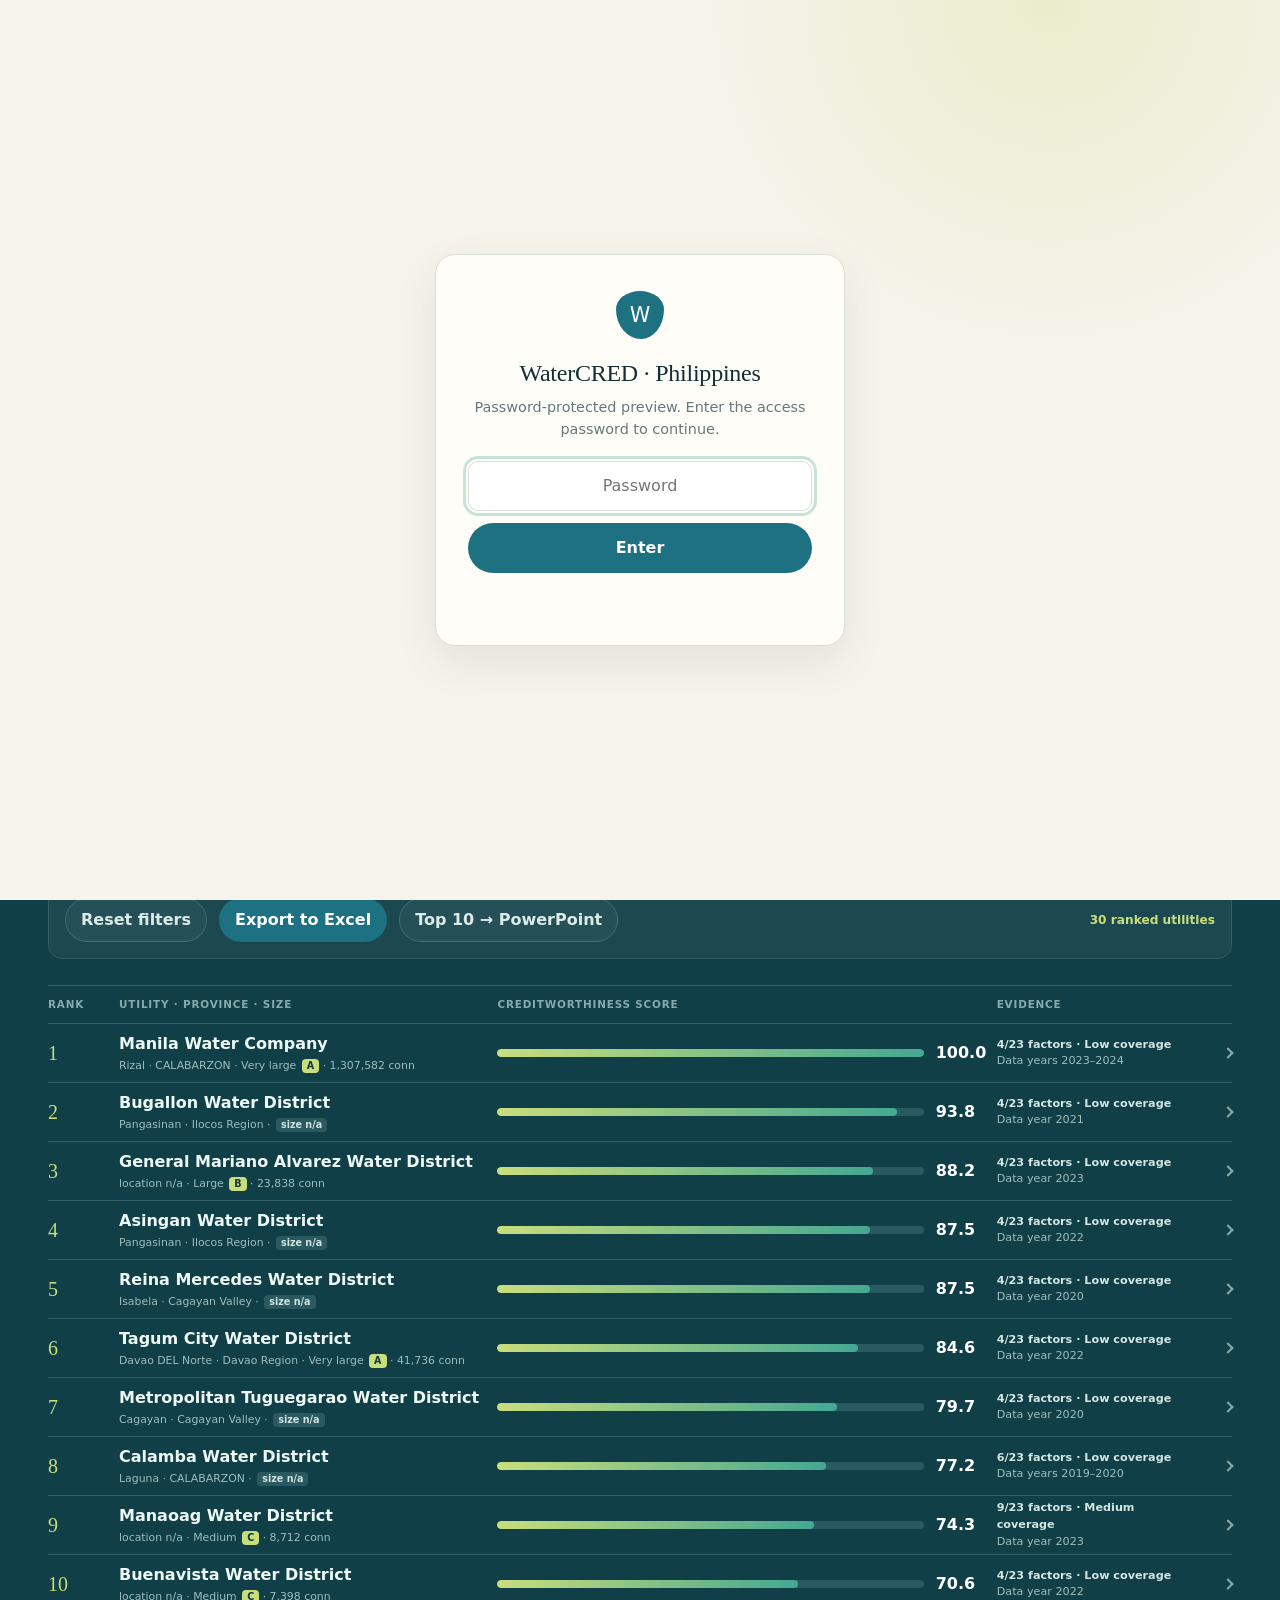
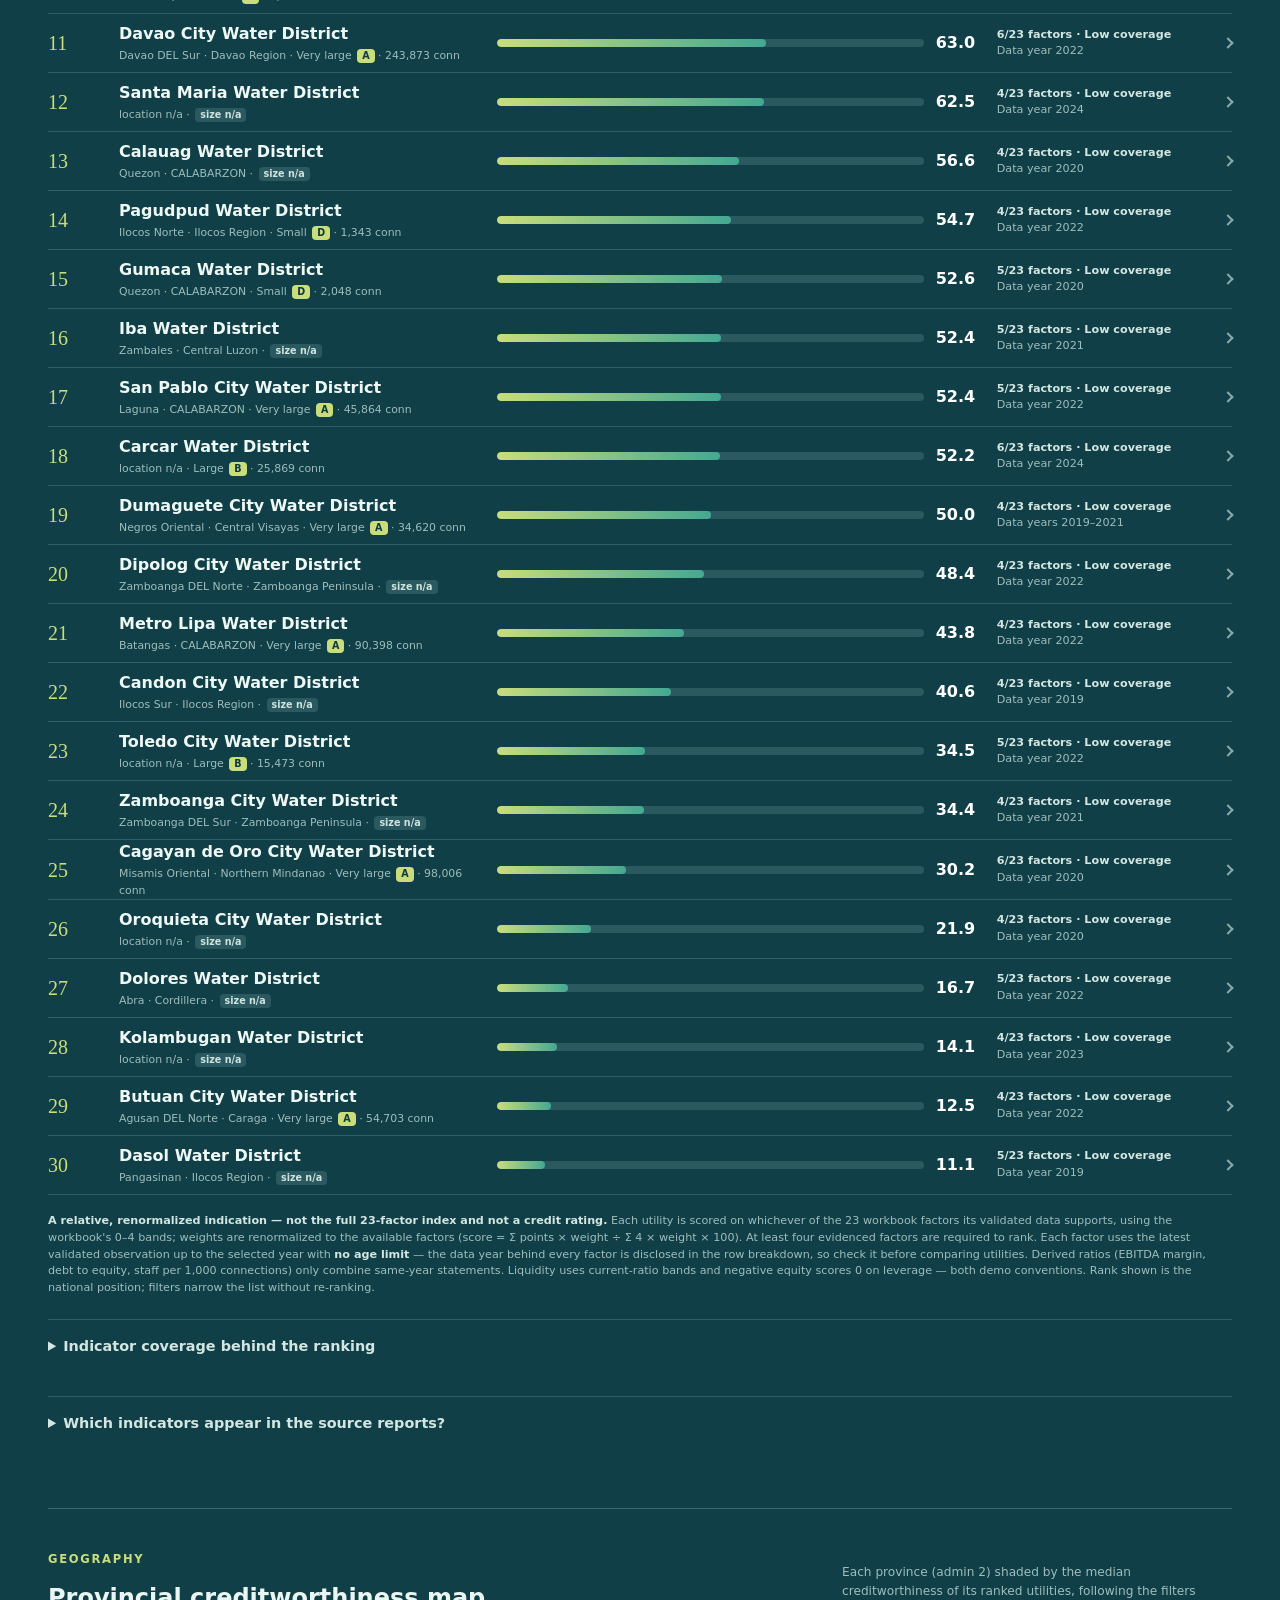
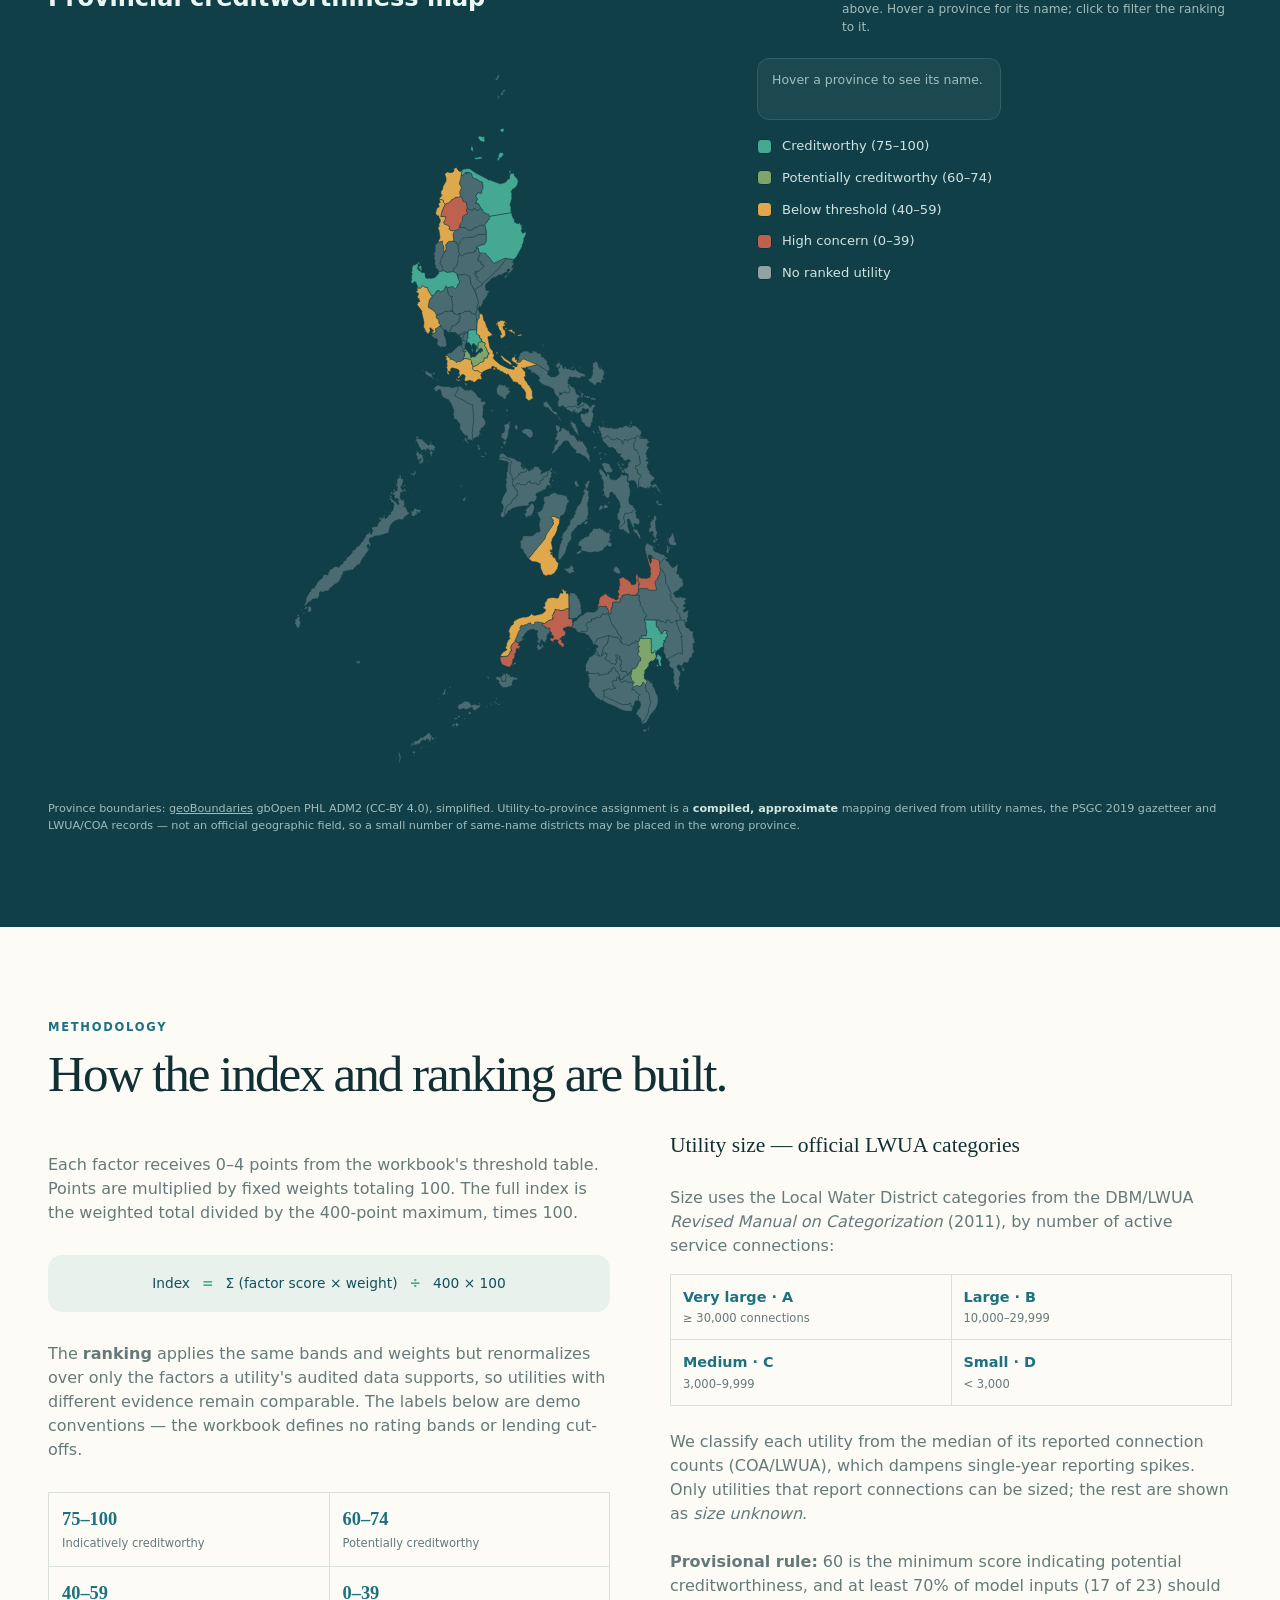
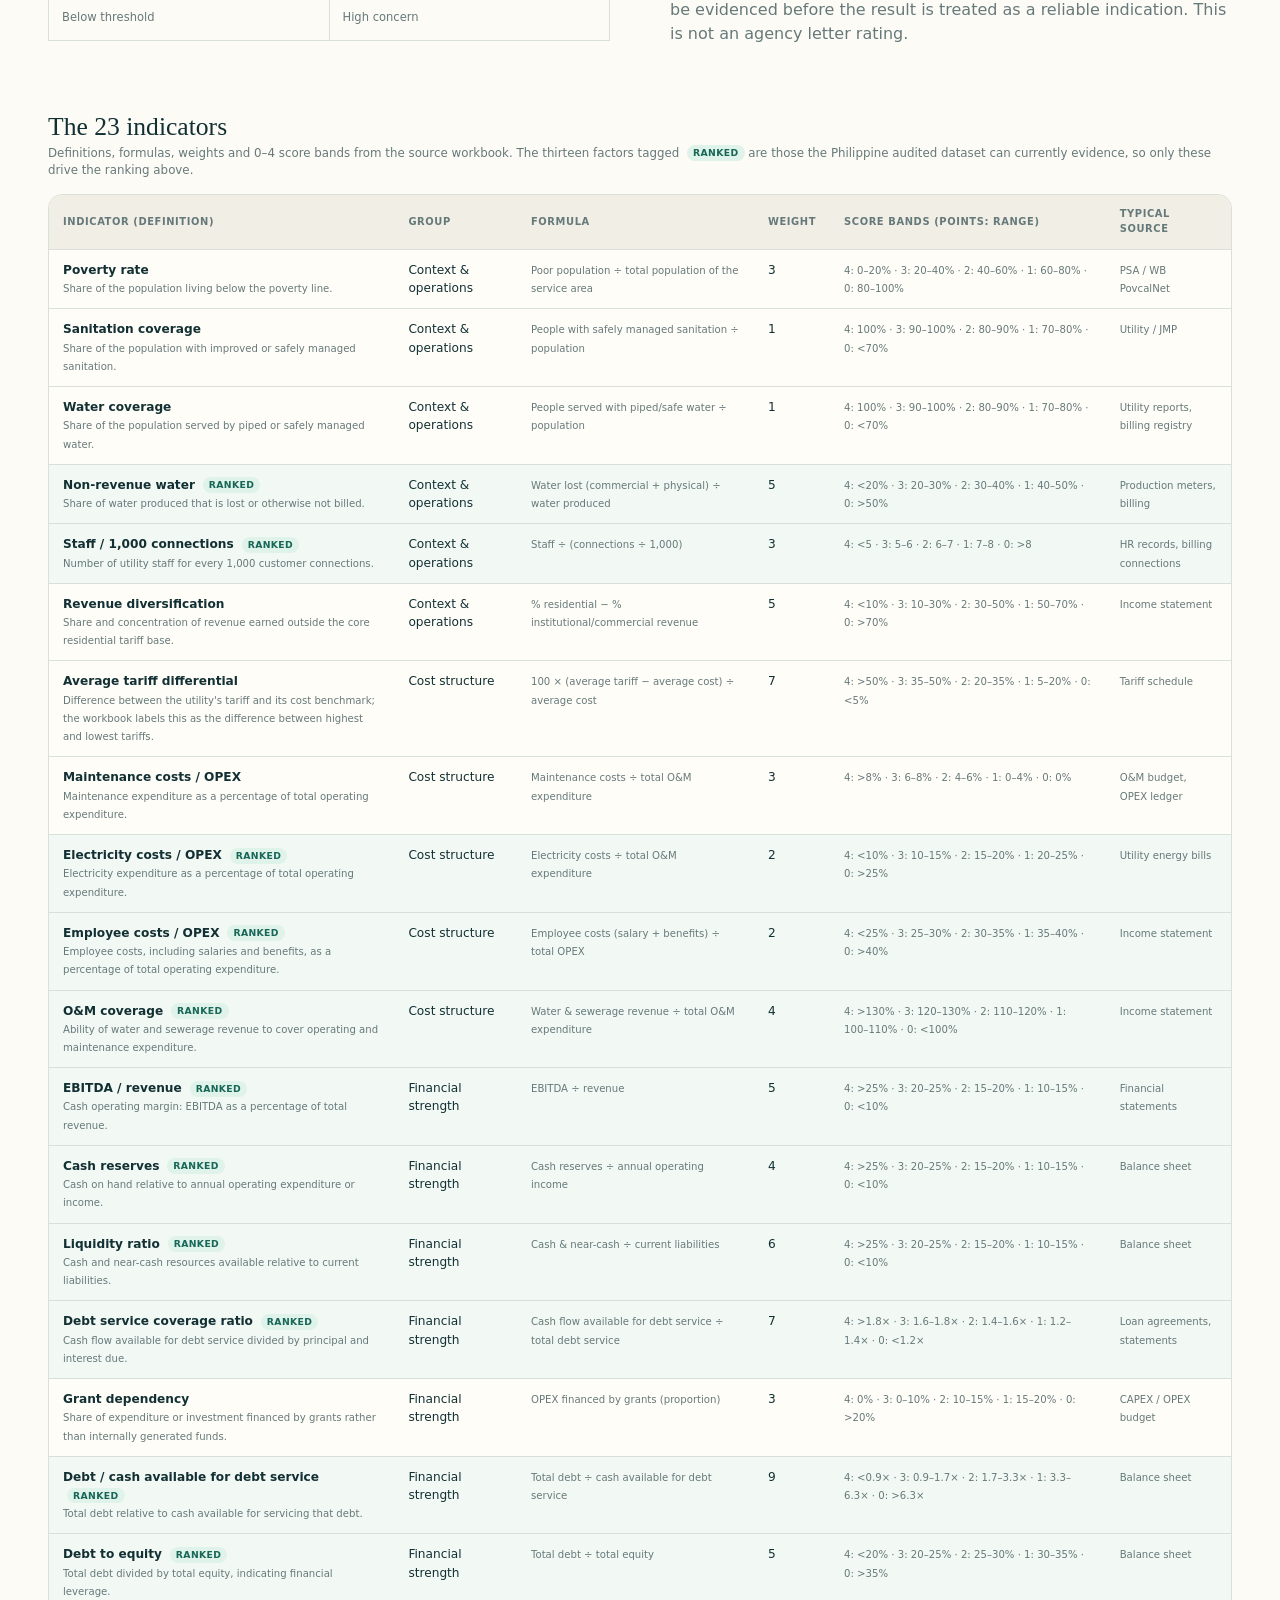
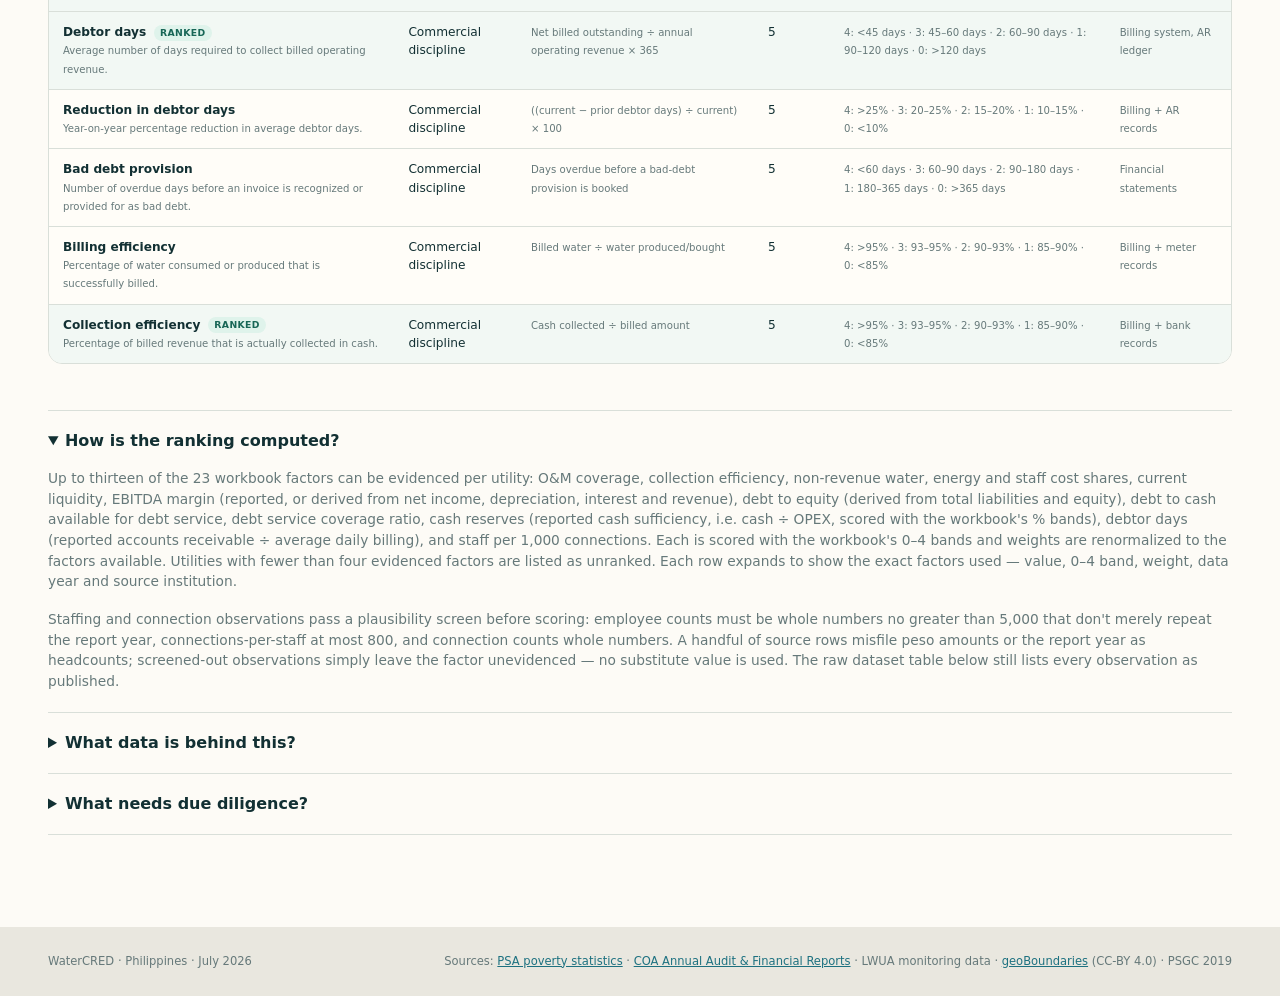
<file: index.html>
<!doctype html>
<html lang="en">
<head>
  <meta charset="utf-8">
  <meta name="viewport" content="width=device-width, initial-scale=1">
  <title>WaterCRED</title>
  <!-- Georgia is hidden for now; the site lands on the Philippines page. -->
  <meta http-equiv="refresh" content="0; url=philippines.html">
  <link rel="canonical" href="philippines.html">
  <style>
    body { margin: 0; font-family: system-ui, -apple-system, "Segoe UI", sans-serif; background: #f6f3eb; color: #123033; }
    .redir { min-height: 100vh; display: grid; place-items: center; text-align: center; padding: 24px; }
    a { color: #1d7180; }
  </style>
</head>
<body>
  <div class="redir">
    <p>Redirecting to <a href="philippines.html">WaterCRED · Philippines</a>…</p>
  </div>
  <script>location.replace("philippines.html");</script>
</body>
</html>
</file>
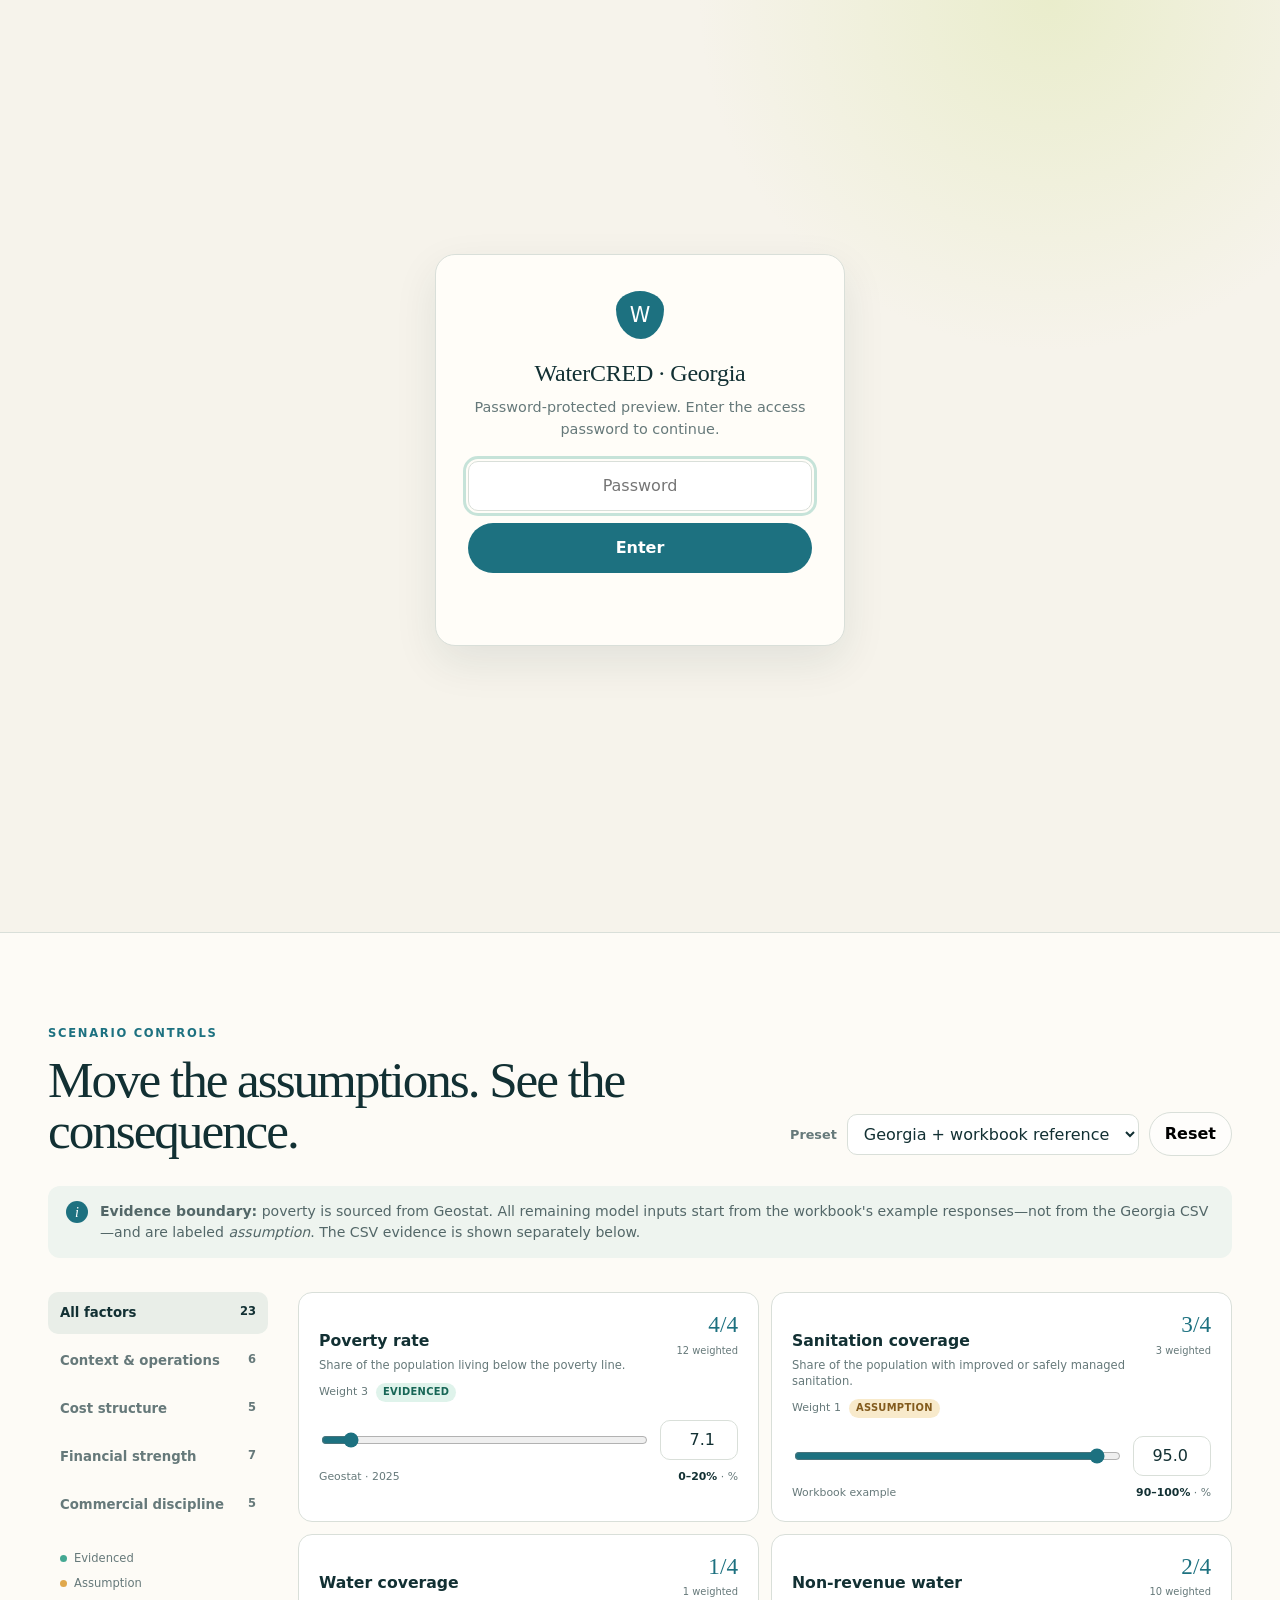
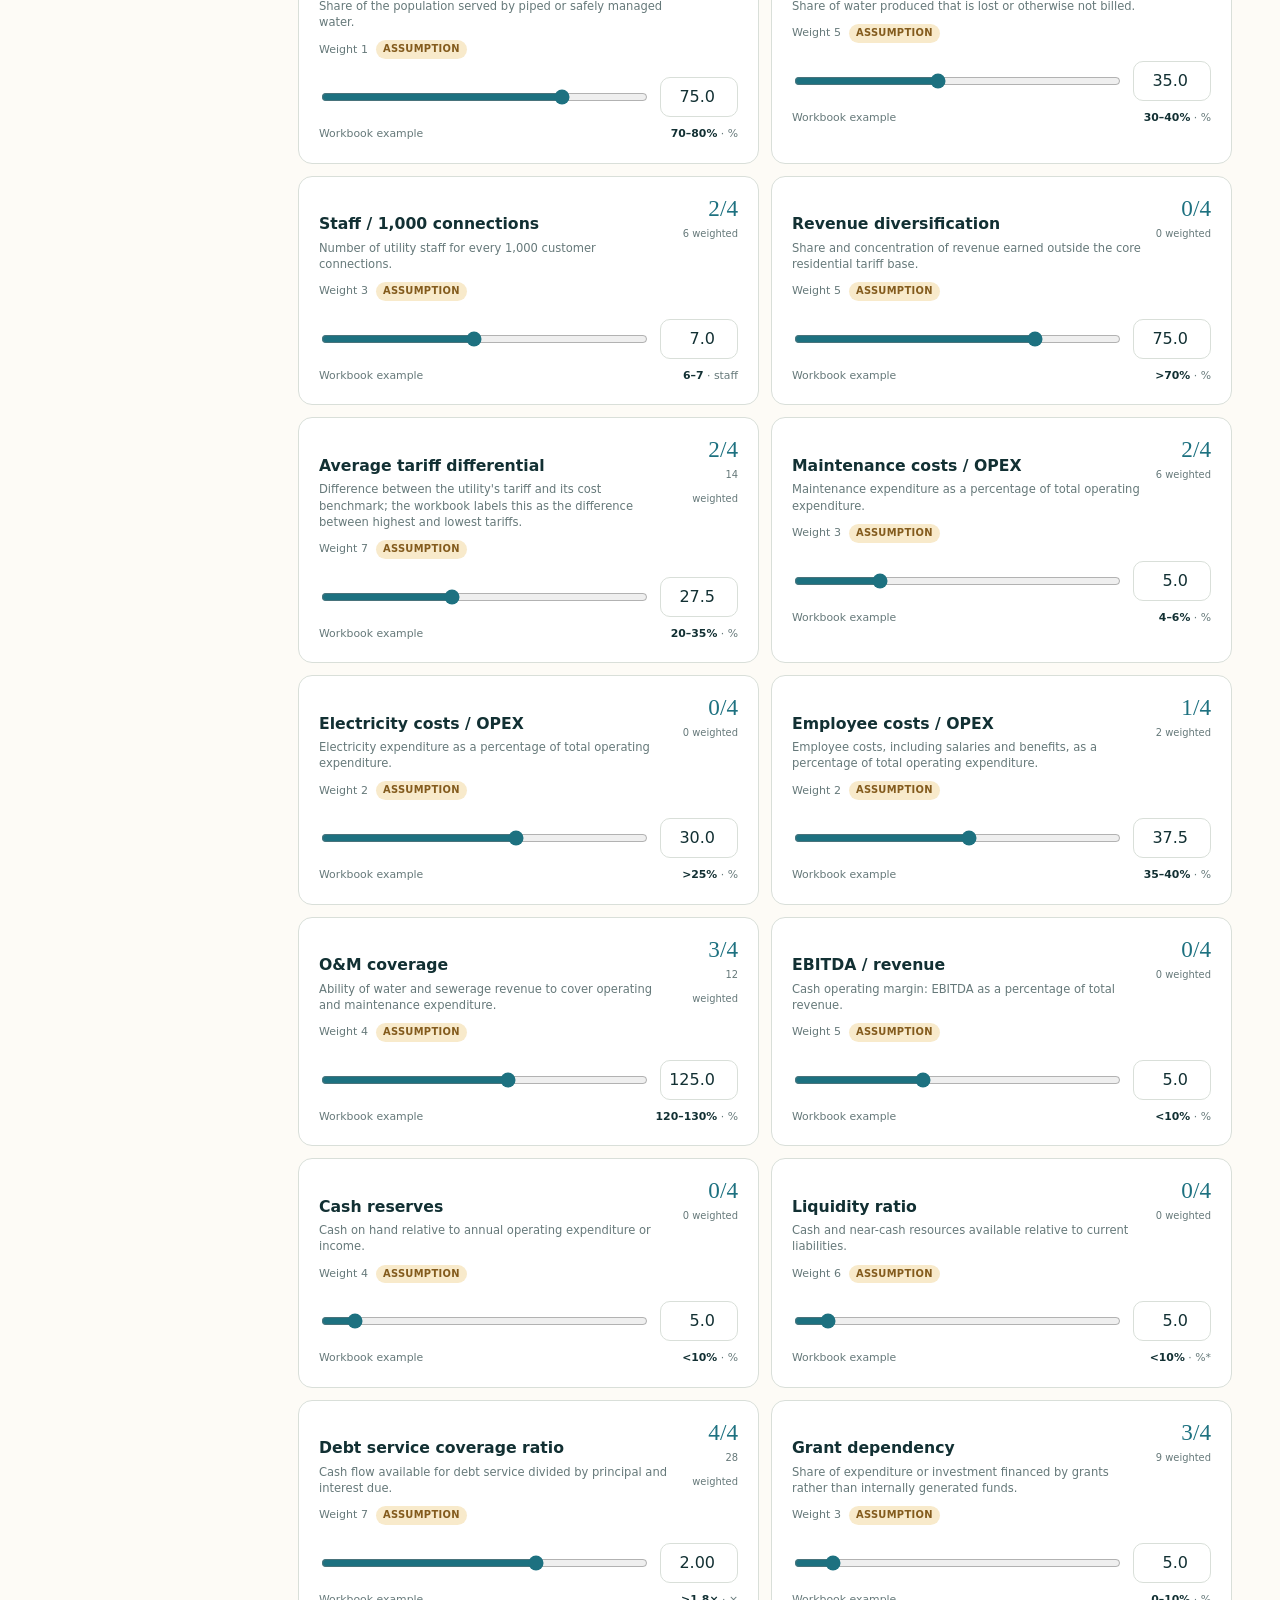
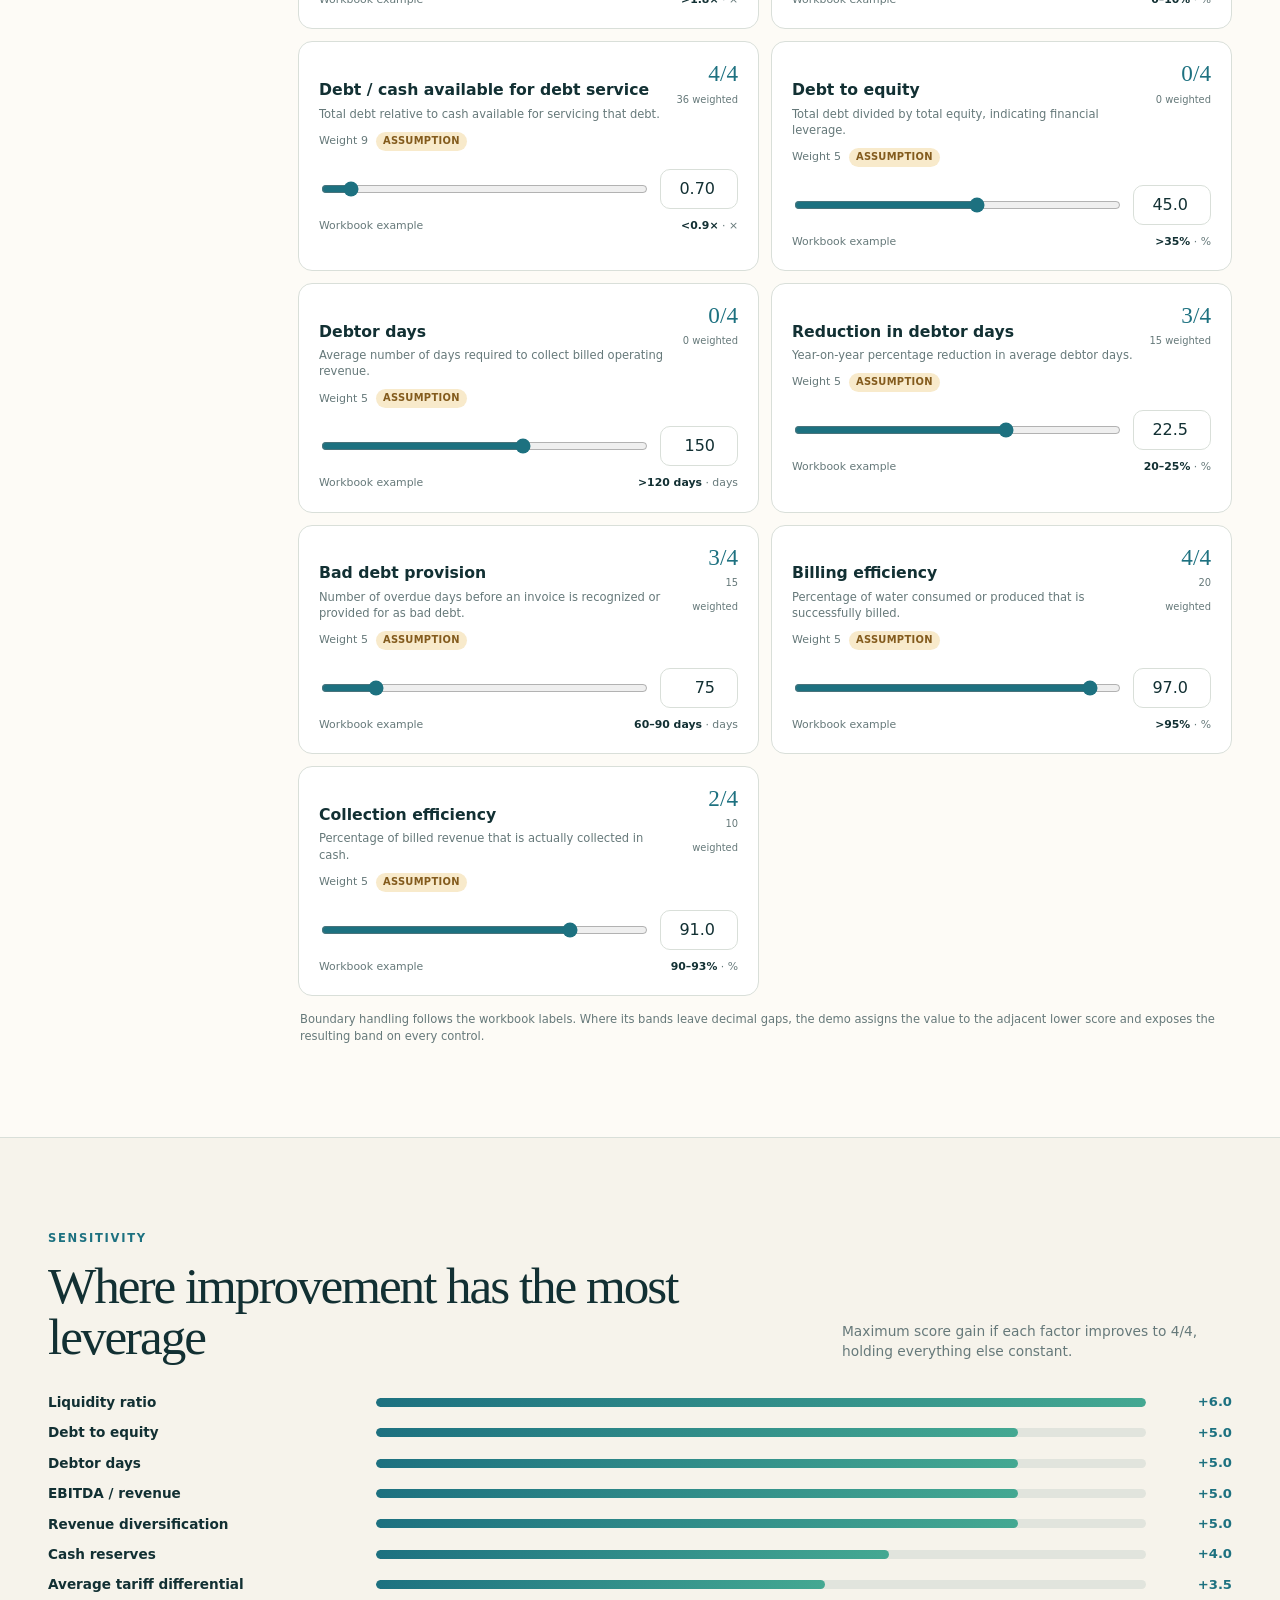
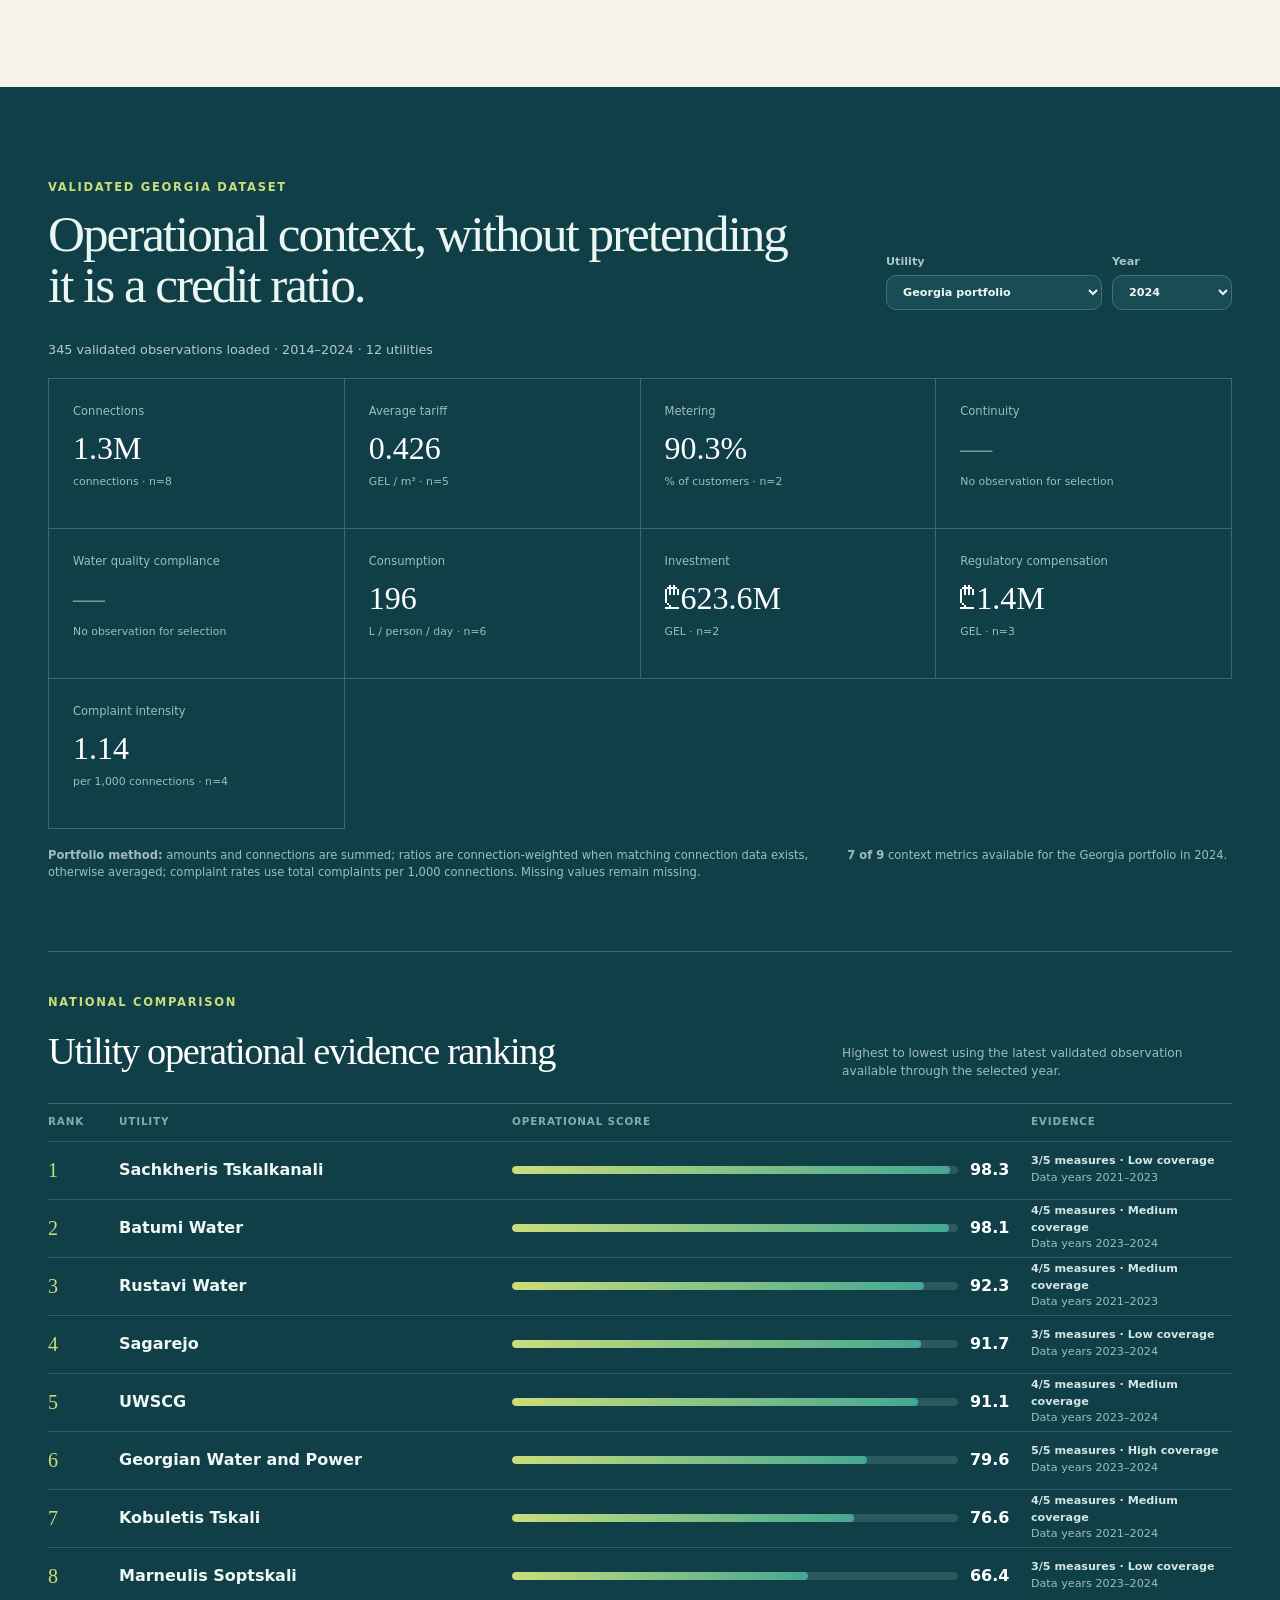
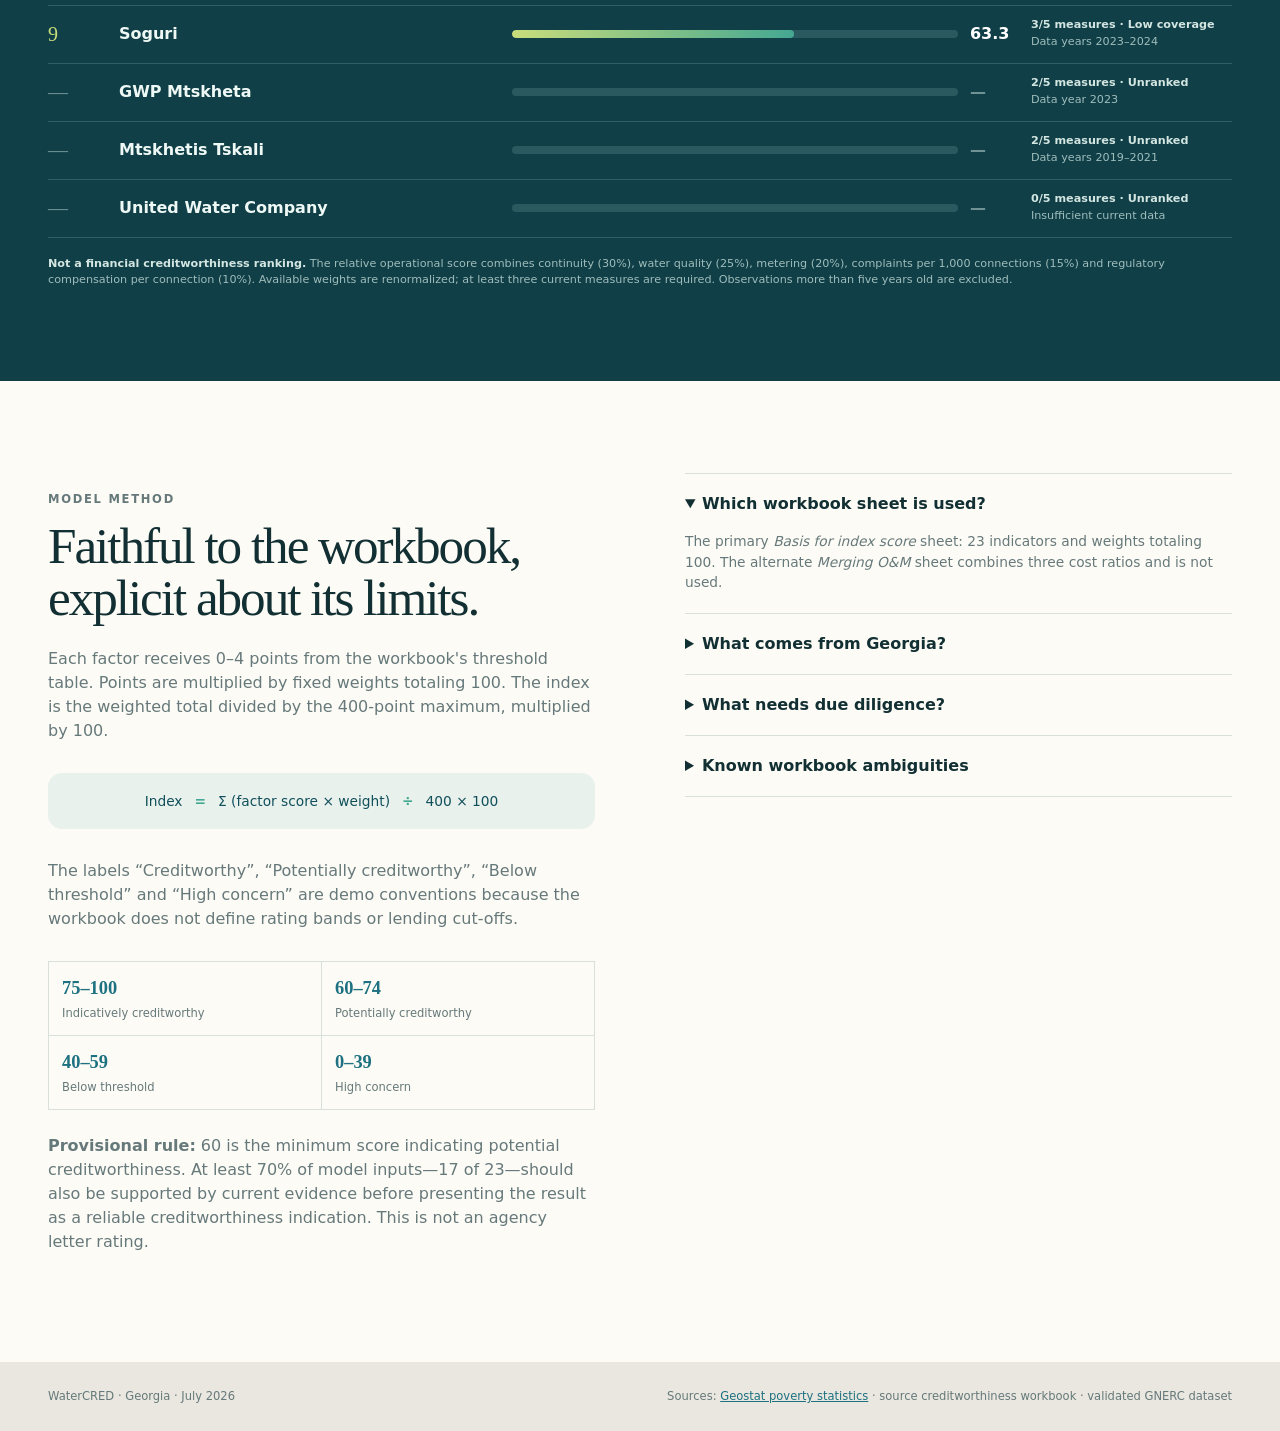
<file: georgia.html>
<!doctype html>
<html lang="en">
<head>
  <meta charset="utf-8">
  <meta name="viewport" content="width=device-width, initial-scale=1">
  <meta name="description" content="WaterCRED: interactive Georgia utility creditworthiness scenario simulator based on a 23-factor workbook model.">
  <title>WaterCRED · Georgia</title>
  <link rel="stylesheet" href="styles.css">
  <script>if(sessionStorage.getItem("watercred_gate_ok")==="1")document.documentElement.classList.add("wc-unlocked");</script>
</head>
<body>
  <div id="wc-gate">
    <form id="wc-gate-form" autocomplete="off">
      <span class="brand-mark" aria-hidden="true">W</span>
      <h2>WaterCRED · Georgia</h2>
      <p>Password-protected preview. Enter the access password to continue.</p>
      <input type="password" id="wc-gate-input" placeholder="Password" aria-label="Access password" autocomplete="off" autofocus>
      <button class="button primary" type="submit">Enter</button>
      <p id="wc-gate-err" role="alert" aria-live="assertive"></p>
    </form>
  </div>
  <header class="topbar">
    <a class="brand" href="#top" aria-label="WaterCRED home">
      <span class="brand-mark" aria-hidden="true">W</span>
      <span>WaterCRED <em>Georgia</em></span>
    </a>
    <nav aria-label="Page sections">
      <a href="#scenario">Scenario</a>
      <a href="#evidence">Georgia data</a>
      <a href="#method">Method</a>
    </nav>
    <div class="country-switch" role="navigation" aria-label="Country">
      <a href="georgia.html" class="active" aria-current="page">Georgia</a>
      <a href="philippines.html">Philippines</a>
    </div>
  </header>

  <main id="top">
    <section class="hero">
      <div class="hero-copy">
        <p class="eyebrow">Interactive creditworthiness lab</p>
        <h1>Explore the drivers of water utility creditworthiness.</h1>
        <p class="lede">A transparent simulation of a 23-factor creditworthiness index, seeded with the workbook reference case and Georgia's official poverty rate. Change any input and see the score, rating and strongest opportunities respond instantly.</p>
        <div class="hero-actions">
          <a class="button primary" href="#scenario">Run the scenario</a>
          <a class="button ghost" href="#evidence">Inspect the evidence</a>
        </div>
      </div>
      <aside class="hero-note" aria-label="Model status">
        <span class="status-dot"></span>
        <div>
          <strong>Decision-support prototype</strong>
          <p>Not a credit rating. Assumed inputs must be replaced with utility financial statements before investment use.</p>
        </div>
      </aside>
    </section>

    <section class="score-shell" aria-labelledby="score-heading">
      <div class="score-card">
        <div class="score-ring" id="scoreRing" role="img" aria-label="Creditworthiness score">
          <div>
            <span id="scoreValue">49.8</span>
            <small>/ 100</small>
          </div>
        </div>
        <div class="score-copy">
          <p class="eyebrow">Simulated index</p>
          <h2 id="score-heading"><span id="ratingLabel">Watch</span> <span class="rating-dot" id="ratingDot"></span></h2>
          <p id="scoreNarrative">The scenario shows material credit constraints, with several high-weight financial inputs still unverified.</p>
          <div class="score-meta">
            <span><b id="weightedPoints">199</b> / 400 weighted points</span>
            <span><b id="verifiedCount">1</b> / 23 model inputs evidenced</span>
            <span><b id="thresholdStatus">10.3 points below</b> provisional threshold (60)</span>
          </div>
        </div>
      </div>
      <div class="delta-card accent">
        <p class="eyebrow">Largest upside</p>
        <strong id="upsideValue">+6.0</strong>
        <span>potential index points</span>
        <p id="upsideLabel">Liquidity ratio</p>
      </div>
    </section>

    <section class="scenario-section" id="scenario">
      <div class="section-heading">
        <div>
          <p class="eyebrow">Scenario controls</p>
          <h2>Move the assumptions. See the consequence.</h2>
        </div>
        <div class="scenario-actions">
          <label class="preset-label" for="presetSelect">Preset</label>
          <select id="presetSelect">
            <option value="georgia">Georgia + workbook reference</option>
            <option value="workbook">Original workbook reference</option>
            <option value="upside">Illustrative improvement case</option>
            <option value="stress">Illustrative stress case</option>
          </select>
          <button class="button compact ghost" id="resetButton" type="button">Reset</button>
        </div>
      </div>

      <div class="notice">
        <span aria-hidden="true">i</span>
        <p><strong>Evidence boundary:</strong> poverty is sourced from Geostat. All remaining model inputs start from the workbook's example responses—not from the Georgia CSV—and are labeled <em>assumption</em>. The CSV evidence is shown separately below.</p>
      </div>

      <div class="simulator-layout">
        <aside class="category-nav" aria-label="Indicator groups">
          <button class="category-tab active" data-filter="all" type="button"><span>All factors</span><b>23</b></button>
          <button class="category-tab" data-filter="context" type="button"><span>Context & operations</span><b>6</b></button>
          <button class="category-tab" data-filter="costs" type="button"><span>Cost structure</span><b>5</b></button>
          <button class="category-tab" data-filter="financial" type="button"><span>Financial strength</span><b>7</b></button>
          <button class="category-tab" data-filter="commercial" type="button"><span>Commercial discipline</span><b>5</b></button>
          <div class="legend">
            <span><i class="source-dot evidenced"></i>Evidenced</span>
            <span><i class="source-dot assumed"></i>Assumption</span>
          </div>
        </aside>

        <div>
          <div class="factor-grid" id="factorGrid"></div>
          <p class="range-note">Boundary handling follows the workbook labels. Where its bands leave decimal gaps, the demo assigns the value to the adjacent lower score and exposes the resulting band on every control.</p>
        </div>
      </div>
    </section>

    <section class="impact-section">
      <div class="section-heading compact-heading">
        <div>
          <p class="eyebrow">Sensitivity</p>
          <h2>Where improvement has the most leverage</h2>
        </div>
        <p>Maximum score gain if each factor improves to 4/4, holding everything else constant.</p>
      </div>
      <div class="impact-list" id="impactList"></div>
    </section>

    <section class="evidence-section" id="evidence">
      <div class="section-heading">
        <div>
          <p class="eyebrow">Validated Georgia dataset</p>
          <h2>Operational context, without pretending it is a credit ratio.</h2>
        </div>
        <div class="evidence-controls">
          <label>Utility
            <select id="utilitySelect"><option value="ALL">Georgia portfolio</option></select>
          </label>
          <label>Year
            <select id="yearSelect"></select>
          </label>
        </div>
      </div>

      <div class="data-status" id="dataStatus" role="status">Loading georgia_validated_data.csv…</div>
      <div class="metric-grid" id="metricGrid"></div>
      <div class="evidence-foot">
        <p><strong>Portfolio method:</strong> amounts and connections are summed; ratios are connection-weighted when matching connection data exists, otherwise averaged; complaint rates use total complaints per 1,000 connections. Missing values remain missing.</p>
        <p id="evidenceCoverage"></p>
      </div>

      <div class="ranking-block" aria-labelledby="rankingHeading">
        <div class="ranking-heading">
          <div>
            <p class="eyebrow">National comparison</p>
            <h3 id="rankingHeading">Utility operational evidence ranking</h3>
          </div>
          <p>Highest to lowest using the latest validated observation available through the selected year.</p>
        </div>
        <div class="ranking-table" role="table" aria-label="Georgia utility operational ranking">
          <div class="ranking-row ranking-header" role="row">
            <span role="columnheader">Rank</span>
            <span role="columnheader">Utility</span>
            <span role="columnheader">Operational score</span>
            <span role="columnheader">Evidence</span>
          </div>
          <div id="rankingBody"></div>
        </div>
        <p class="ranking-note"><strong>Not a financial creditworthiness ranking.</strong> The relative operational score combines continuity (30%), water quality (25%), metering (20%), complaints per 1,000 connections (15%) and regulatory compensation per connection (10%). Available weights are renormalized; at least three current measures are required. Observations more than five years old are excluded.</p>
      </div>
    </section>

    <section class="method-section" id="method">
      <div class="method-copy">
        <p class="eyebrow">Model method</p>
        <h2>Faithful to the workbook, explicit about its limits.</h2>
        <p>Each factor receives 0–4 points from the workbook's threshold table. Points are multiplied by fixed weights totaling 100. The index is the weighted total divided by the 400-point maximum, multiplied by 100.</p>
        <div class="formula"><span>Index</span><b>=</b><span>Σ (factor score × weight)</span><b>÷</b><span>400 × 100</span></div>
        <p>The labels “Creditworthy”, “Potentially creditworthy”, “Below threshold” and “High concern” are demo conventions because the workbook does not define rating bands or lending cut-offs.</p>
        <div class="threshold-scale" aria-label="Provisional score interpretation">
          <div><b>75–100</b><span>Indicatively creditworthy</span></div>
          <div><b>60–74</b><span>Potentially creditworthy</span></div>
          <div><b>40–59</b><span>Below threshold</span></div>
          <div><b>0–39</b><span>High concern</span></div>
        </div>
        <p><strong>Provisional rule:</strong> 60 is the minimum score indicating potential creditworthiness. At least 70% of model inputs—17 of 23—should also be supported by current evidence before presenting the result as a reliable creditworthiness indication. This is not an agency letter rating.</p>
      </div>
      <div class="method-details">
        <details open>
          <summary>Which workbook sheet is used?</summary>
          <p>The primary <em>Basis for index score</em> sheet: 23 indicators and weights totaling 100. The alternate <em>Merging O&amp;M</em> sheet combines three cost ratios and is not used.</p>
        </details>
        <details>
          <summary>What comes from Georgia?</summary>
          <p>The model uses Geostat's 2025 absolute poverty rate of 7.1%. The evidence explorer reads all 345 validated CSV observations across 2014–2024.</p>
        </details>
        <details>
          <summary>What needs due diligence?</summary>
          <p>Twenty-two model inputs need Georgia utility evidence: audited accounts, billing and collection ledgers, debt schedules, staffing, production volumes, service coverage, and tariff-to-cost data.</p>
        </details>
        <details>
          <summary>Known workbook ambiguities</summary>
          <p>The live factor formula produces 49.0 for the workbook example, while a separate static cell reports 48.5. Several bands also meet at the same boundary, the staff table omits 5 staff/1,000 connections, and liquidity is scored with EBITDA-style percentage bands despite being defined as a ratio. The demo uses the reproducible 49.0 result and documents deterministic boundary rules in the source code.</p>
        </details>
      </div>
    </section>
  </main>

  <footer>
    <p>WaterCRED · Georgia · July 2026</p>
    <p>Sources: <a href="https://www.geostat.ge/en/modules/categories/192/living-conditions" target="_blank" rel="noreferrer">Geostat poverty statistics</a> · source creditworthiness workbook · validated GNERC dataset</p>
  </footer>

  <script src="gate.js"></script>
  <script src="core.js"></script>
  <script src="georgia.js"></script>
</body>
</html>
</file>
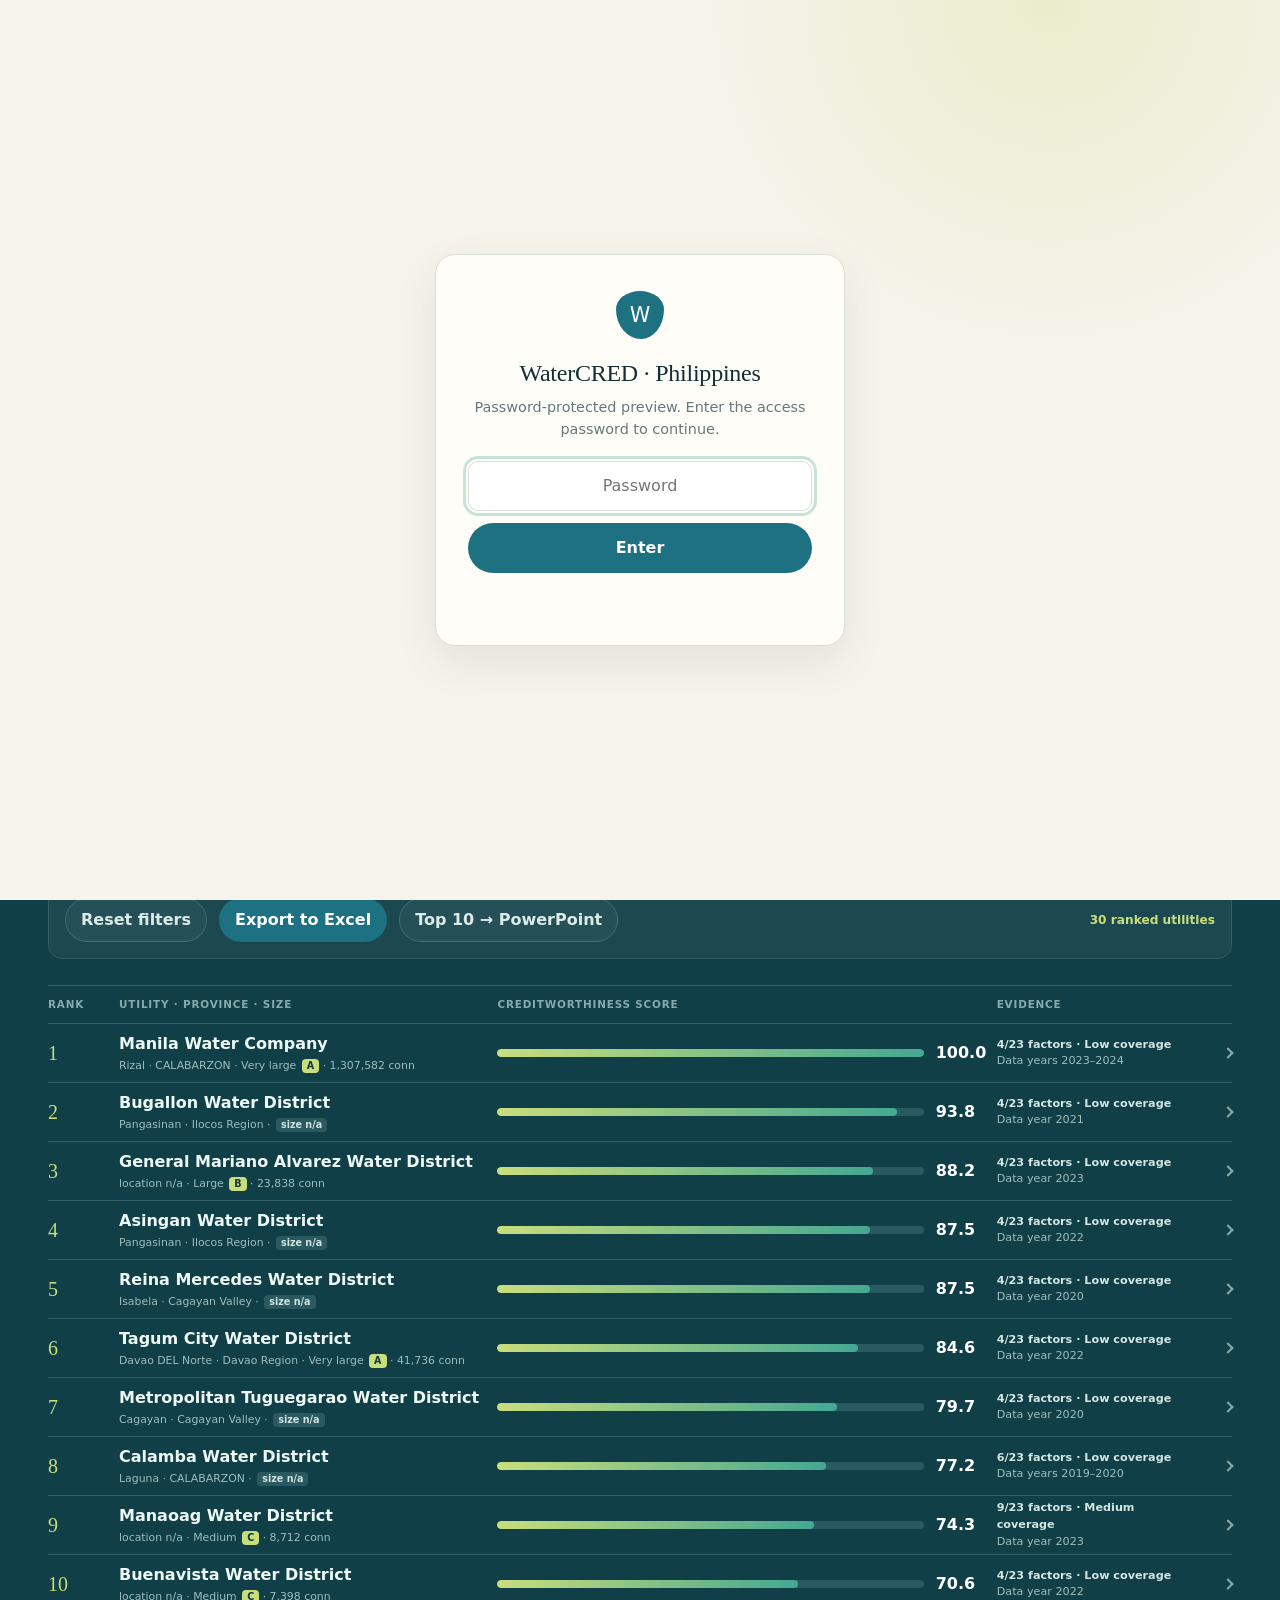
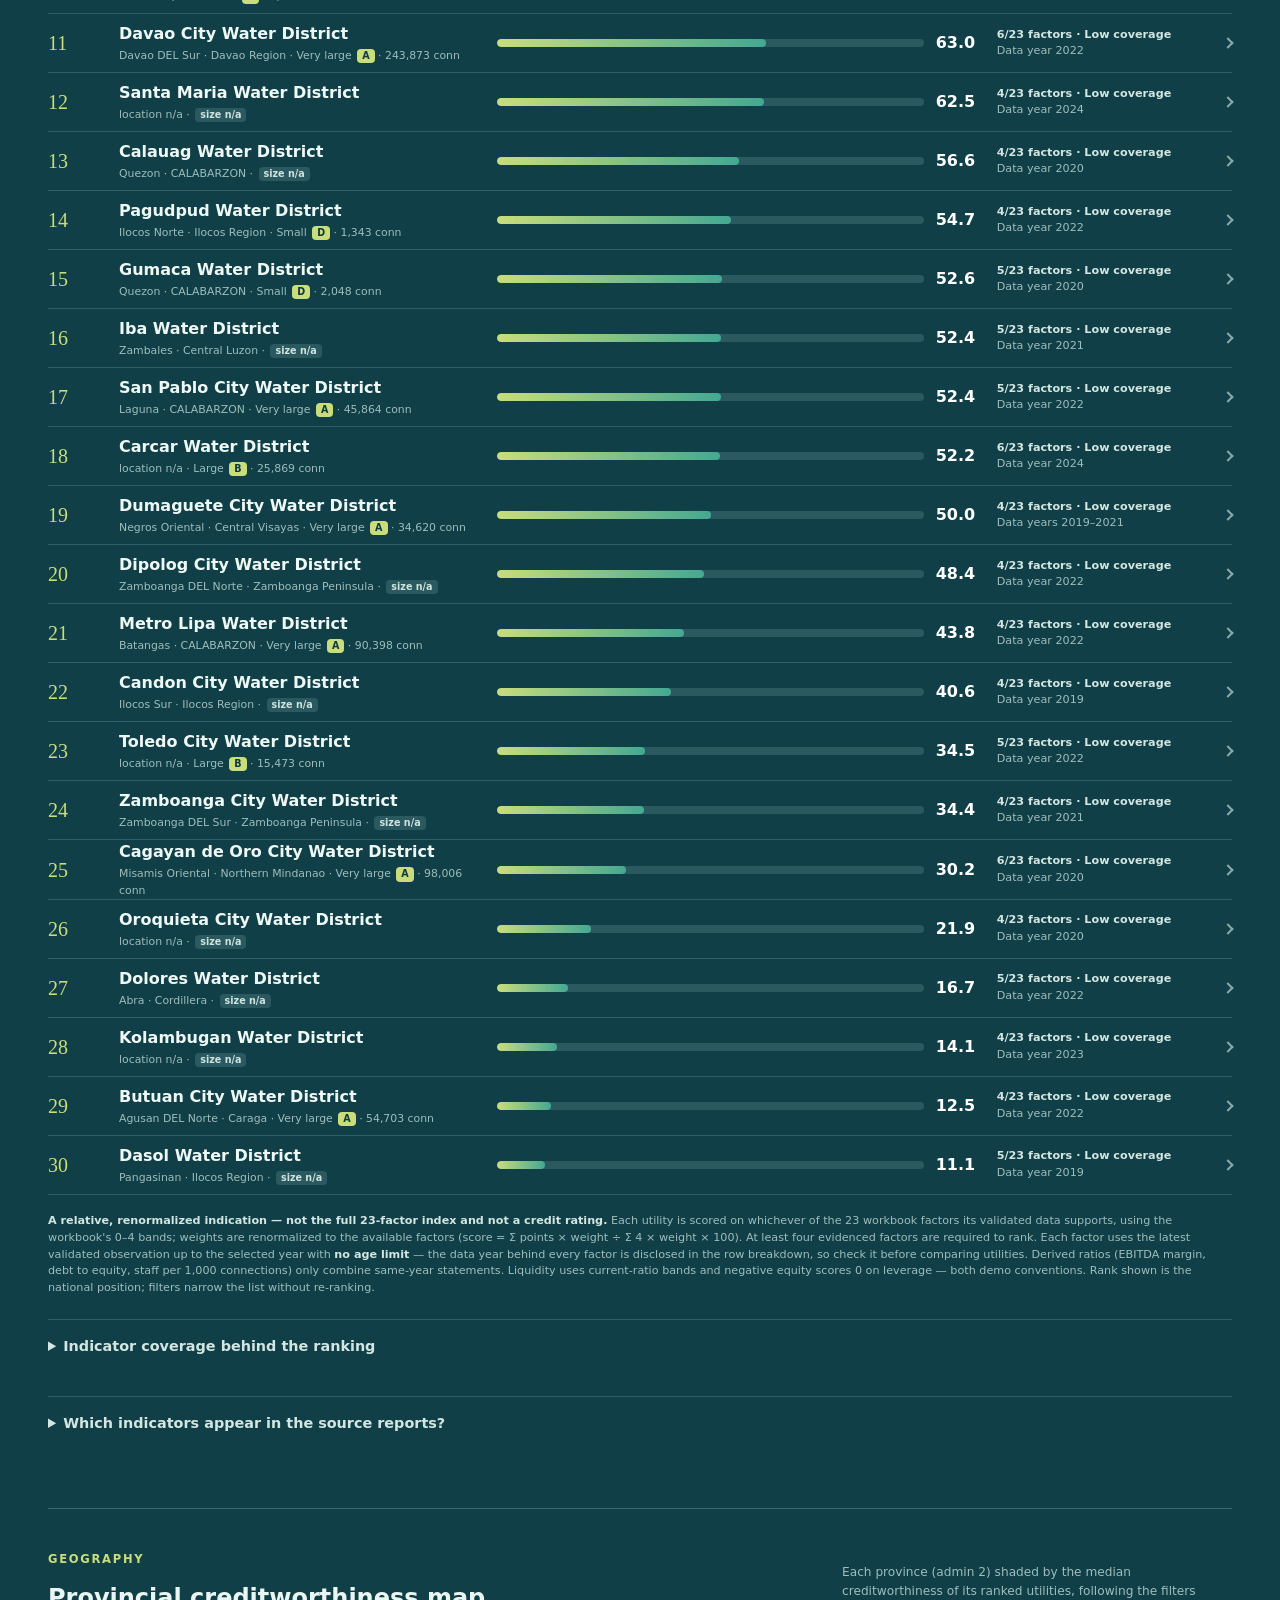
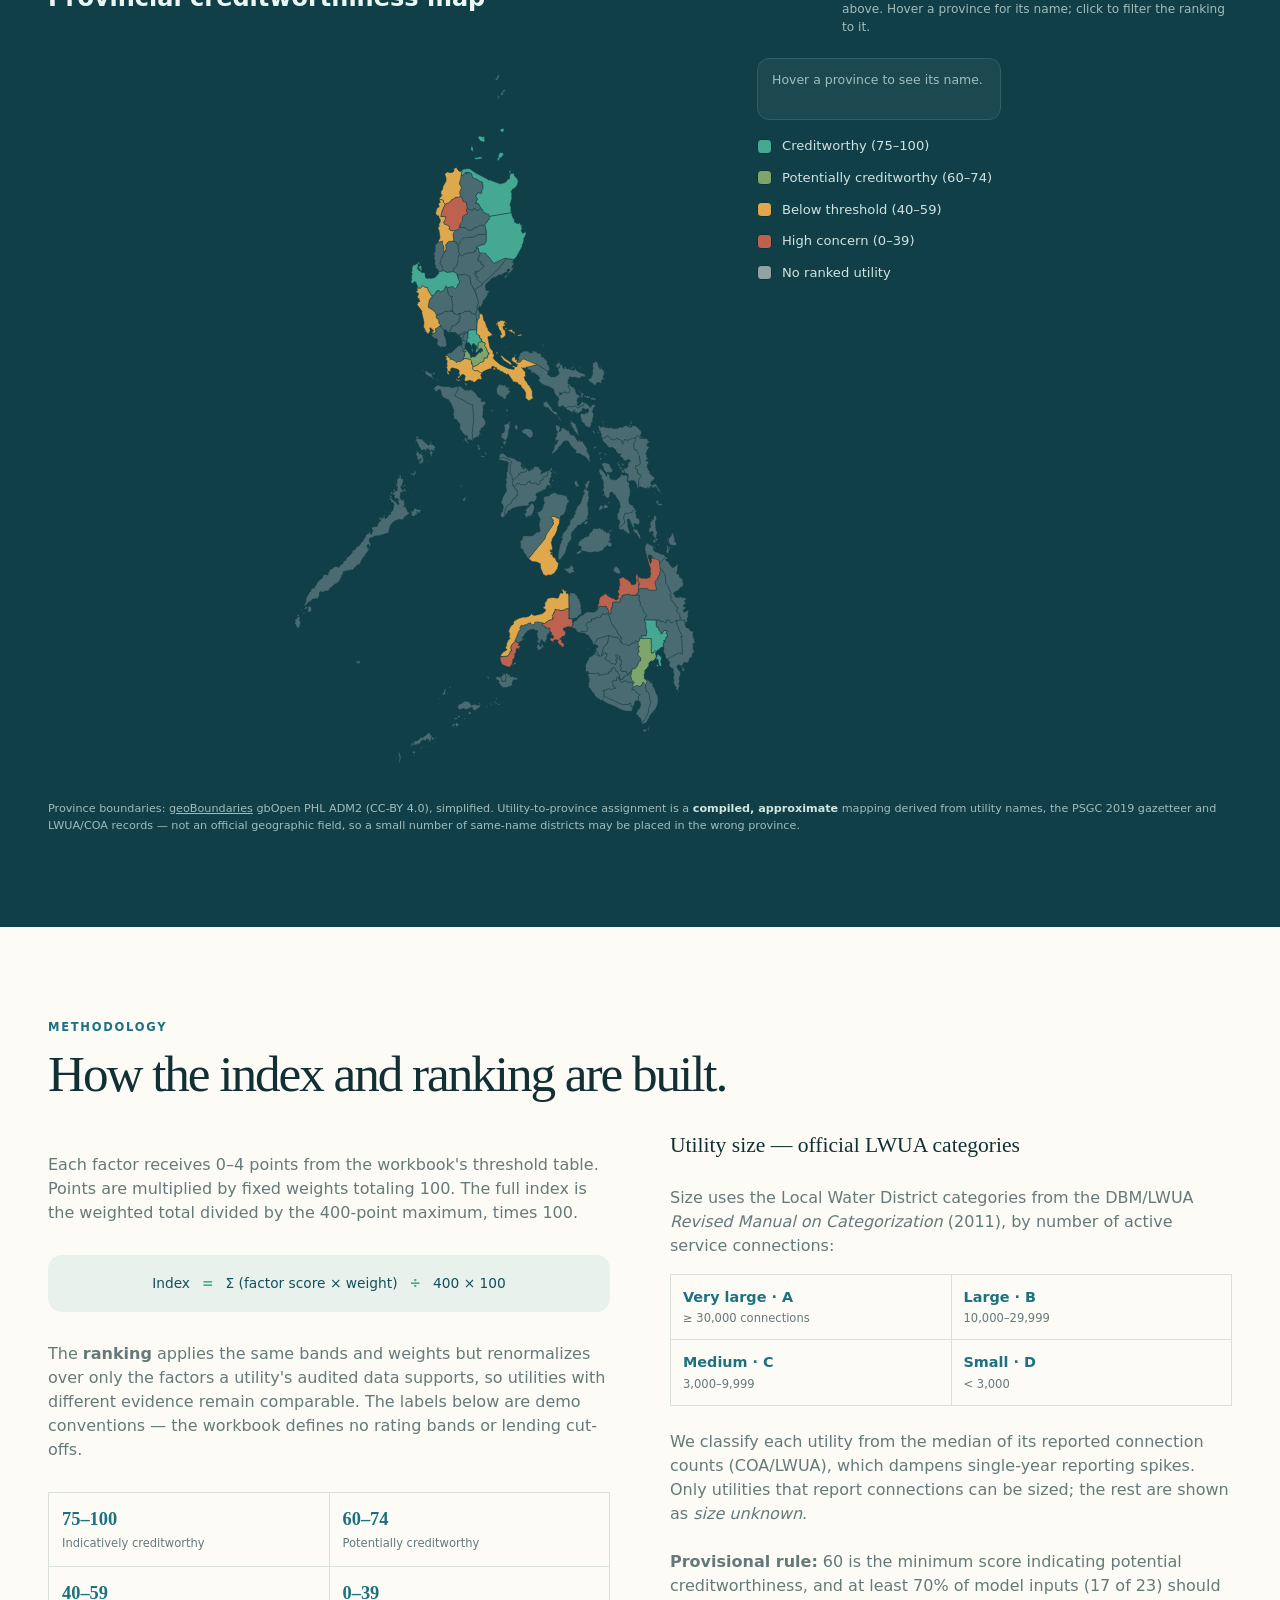
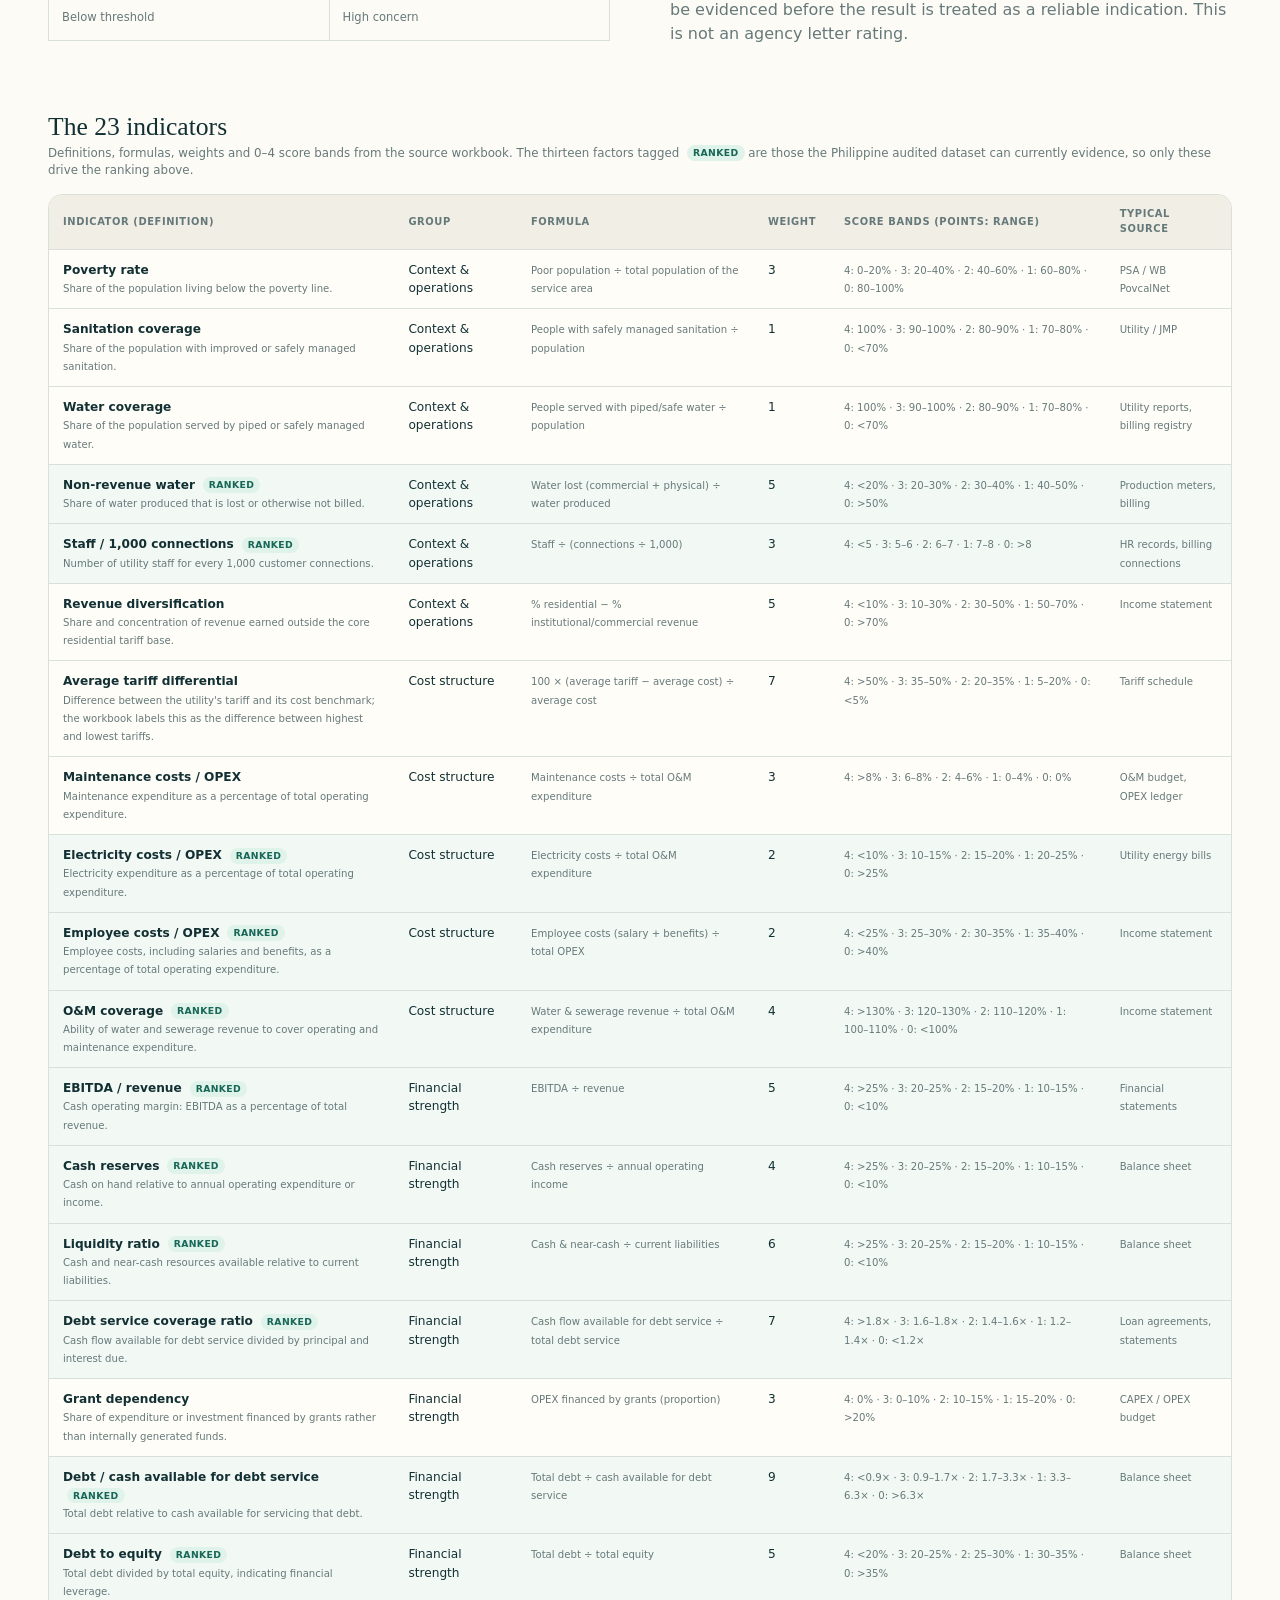
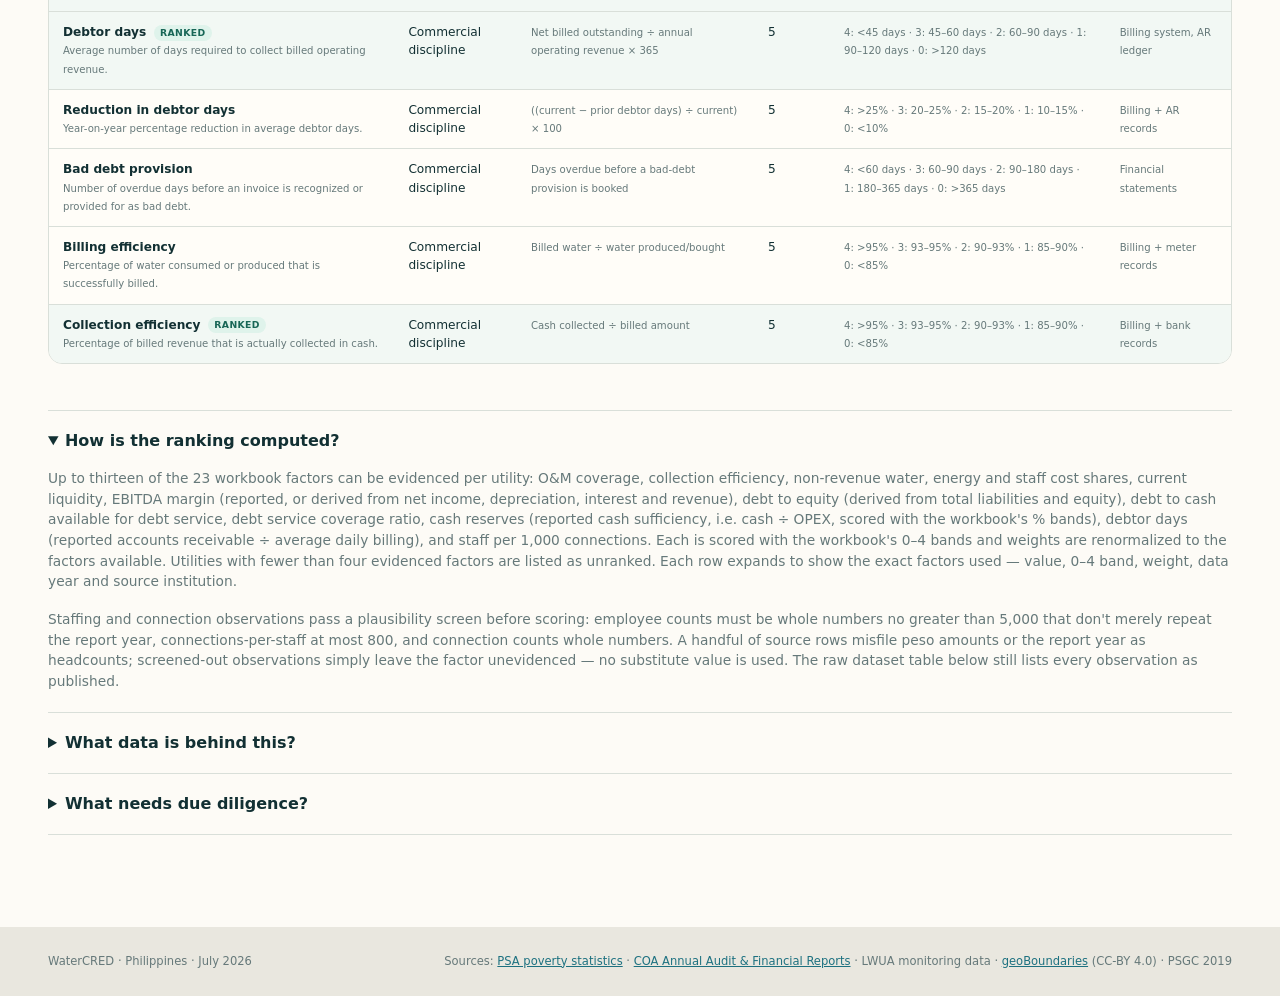
<file: philippines.html>
<!doctype html>
<html lang="en">
<head>
  <meta charset="utf-8">
  <meta name="viewport" content="width=device-width, initial-scale=1">
  <meta name="description" content="WaterCRED Philippines: an evidence-based creditworthiness ranking of Philippine water utilities with a provincial map and full methodology, built on a 23-factor workbook model and COA/LWUA audited financials.">
  <title>WaterCRED · Philippines</title>
  <link rel="stylesheet" href="styles.css">
  <script>if(sessionStorage.getItem("watercred_gate_ok")==="1")document.documentElement.classList.add("wc-unlocked");</script>
</head>
<body>
  <div id="wc-gate">
    <form id="wc-gate-form" autocomplete="off">
      <span class="brand-mark" aria-hidden="true">W</span>
      <h2>WaterCRED · Philippines</h2>
      <p>Password-protected preview. Enter the access password to continue.</p>
      <input type="password" id="wc-gate-input" placeholder="Password" aria-label="Access password" autocomplete="off" autofocus>
      <button class="button primary" type="submit">Enter</button>
      <p id="wc-gate-err" role="alert" aria-live="assertive"></p>
    </form>
  </div>
  <header class="topbar">
    <a class="brand" href="#top" aria-label="WaterCRED home">
      <span class="brand-mark" aria-hidden="true">W</span>
      <span>WaterCRED <em>Philippines</em></span>
    </a>
    <nav aria-label="Page sections">
      <a href="#ranking">Ranking</a>
      <a href="#map">Map</a>
      <a href="#coverage">Data coverage</a>
      <a href="#method">Methodology</a>
    </nav>
  </header>

  <main id="top">
    <section class="page-intro">
      <p class="eyebrow">Water utility creditworthiness</p>
      <h1>Which Philippine water utilities seem creditworthy?</h1>
      <p class="lede">An evidence-based ranking of 519 water utilities scored on the factors their COA/LWUA audited financials support, mapped by province and filterable by official LWUA size category and region. Built on 23 WaterCRED indicators.</p>
    </section>

    <section class="evidence-section" id="ranking" aria-labelledby="rankingHeading">
      <div class="ranking-block">
        <div class="ranking-heading">
          <div>
            <p class="eyebrow">National comparison</p>
            <h2 id="rankingHeading">Utility creditworthiness ranking</h2>
          </div>
          <p>Highest to lowest creditworthiness using the latest validated observations through the selected year. Expand any row for the factors, values and sources behind the score.</p>
        </div>

        <div class="data-status" id="dataStatus" role="status">Loading philippines_validated.csv…</div>

        <div class="filter-bar" role="group" aria-label="Ranking filters">
          <label>Search
            <input type="search" id="searchFilter" list="utilityList" placeholder="Utility, province, region…" autocomplete="off" aria-label="Search utilities by name, province or region">
          </label>
          <datalist id="utilityList"></datalist>
          <span class="filter-label">Size (LWUA)
            <details class="multiselect" id="sizeFilter">
              <summary aria-label="Filter by LWUA size categories">All sizes</summary>
              <div class="multiselect-panel"></div>
            </details>
          </span>
          <span class="filter-label">Region (admin 1)
            <details class="multiselect" id="regionFilter">
              <summary aria-label="Filter by regions">All regions</summary>
              <div class="multiselect-panel"></div>
            </details>
          </span>
          <span class="filter-label">Province (admin 2)
            <details class="multiselect" id="provinceFilter">
              <summary aria-label="Filter by provinces">All provinces</summary>
              <div class="multiselect-panel"></div>
            </details>
          </span>
          <span class="filter-label">Indicators
            <details class="multiselect" id="indicatorFilter">
              <summary aria-label="Filter by evidenced indicators">All indicators</summary>
              <div class="multiselect-panel"></div>
            </details>
          </span>
          <label>Through year
            <select id="yearFilter"></select>
          </label>
          <button class="button compact ghost" id="filterReset" type="button">Reset filters</button>
          <button class="button compact primary" id="exportBtn" type="button" title="Download the filtered ranking as an Excel workbook">Export to Excel</button>
          <button class="button compact ghost" id="exportPptBtn" type="button" title="Download the 10 highest-placed utilities under the current filters as a PowerPoint deck (key financials and indicator values only — no scores)">Top 10 → PowerPoint</button>
          <span class="filter-count" id="rankingCount"></span>
        </div>

        <div class="ranking-table" role="table" aria-label="Philippines utility creditworthiness ranking">
          <div class="ranking-row ranking-header ranking-header-expandable" role="row">
            <span role="columnheader">Rank</span>
            <span role="columnheader">Utility · province · size</span>
            <span role="columnheader">Creditworthiness score</span>
            <span role="columnheader">Evidence</span>
            <span role="columnheader" aria-label="Expand"></span>
          </div>
          <div id="rankingBody"></div>
        </div>

        <p class="ranking-note"><strong>A relative, renormalized indication — not the full 23-factor index and not a credit rating.</strong> Each utility is scored on whichever of the 23 workbook factors its validated data supports, using the workbook's 0–4 bands; weights are renormalized to the available factors (score = Σ points × weight ÷ Σ 4 × weight × 100). At least four evidenced factors are required to rank. Each factor uses the latest validated observation up to the selected year with <strong>no age limit</strong> — the data year behind every factor is disclosed in the row breakdown, so check it before comparing utilities. Derived ratios (EBITDA margin, debt to equity, staff per 1,000 connections) only combine same-year statements. Liquidity uses current-ratio bands and negative equity scores 0 on leverage — both demo conventions. Rank shown is the national position; filters narrow the list without re-ranking.</p>

        <details class="coverage-details">
          <summary>Indicator coverage behind the ranking</summary>
          <p id="coverageCaption" class="ranking-hint"></p>
          <div id="coverageTable"></div>
          <p class="factor-breakdown-note">A utility whose derived ratio combines rows from two institutions is counted under both, so source splits can sum above the utility count.</p>
        </details>

        <details class="coverage-details" id="coverage">
          <summary>Which indicators appear in the source reports?</summary>
          <p id="datasetIndicatorCaption" class="ranking-hint"></p>
          <div id="datasetIndicatorTable"></div>
          <p class="factor-breakdown-note">Counts cover every validated observation in the dataset across all years. Indicators tagged <span class="rank-flag">ranking input</span> are <strong>actually used</strong> in at least one ranked utility's score at the selected "through year" — directly or as a component of a derived ratio. Indicators that are merely wired into a fallback the data never triggers (e.g. EBITDA components where the margin is reported directly) are not tagged.</p>
        </details>
      </div>

      <div class="map-block" id="map" aria-labelledby="mapHeading">
        <div class="ranking-heading">
          <div>
            <p class="eyebrow">Geography</p>
            <h2 id="mapHeading">Provincial creditworthiness map</h2>
          </div>
          <p>Each province (admin 2) shaded by the median creditworthiness of its ranked utilities, following the filters above. Hover a province for its name; click to filter the ranking to it.</p>
        </div>
        <div class="map-layout">
          <svg id="phlMap" role="img" aria-label="Map of Philippine provinces shaded by median water-utility creditworthiness"></svg>
          <div class="map-side">
            <p class="map-readout" id="mapReadout" aria-live="polite">Hover a province to see its name.</p>
            <div class="map-legend" id="mapLegend"></div>
          </div>
        </div>
        <p class="ranking-note">Province boundaries: <a href="https://www.geoboundaries.org" target="_blank" rel="noreferrer">geoBoundaries</a> gbOpen PHL ADM2 (CC-BY 4.0), simplified. Utility-to-province assignment is a <strong>compiled, approximate</strong> mapping derived from utility names, the PSGC 2019 gazetteer and LWUA/COA records — not an official geographic field, so a small number of same-name districts may be placed in the wrong province.</p>
      </div>
    </section>

    <section class="method-section method-stack" id="method">
      <div class="section-heading">
        <div>
          <p class="eyebrow">Methodology</p>
          <h2>How the index and ranking are built.</h2>
        </div>
      </div>

      <div class="method-grid">
        <div class="method-copy">
          <p>Each factor receives 0–4 points from the workbook's threshold table. Points are multiplied by fixed weights totaling 100. The full index is the weighted total divided by the 400-point maximum, times 100.</p>
          <div class="formula"><span>Index</span><b>=</b><span>Σ (factor score × weight)</span><b>÷</b><span>400 × 100</span></div>
          <p>The <strong>ranking</strong> applies the same bands and weights but renormalizes over only the factors a utility's audited data supports, so utilities with different evidence remain comparable. The labels below are demo conventions — the workbook defines no rating bands or lending cut-offs.</p>
          <div class="threshold-scale" aria-label="Provisional score interpretation">
            <div><b>75–100</b><span>Indicatively creditworthy</span></div>
            <div><b>60–74</b><span>Potentially creditworthy</span></div>
            <div><b>40–59</b><span>Below threshold</span></div>
            <div><b>0–39</b><span>High concern</span></div>
          </div>
        </div>
        <div class="method-copy">
          <h3>Utility size — official LWUA categories</h3>
          <p>Size uses the Local Water District categories from the DBM/LWUA <em>Revised Manual on Categorization</em> (2011), by number of active service connections:</p>
          <div class="size-scale" aria-label="LWUA size categories">
            <div><b>Very large · A</b><span>≥ 30,000 connections</span></div>
            <div><b>Large · B</b><span>10,000–29,999</span></div>
            <div><b>Medium · C</b><span>3,000–9,999</span></div>
            <div><b>Small · D</b><span>&lt; 3,000</span></div>
          </div>
          <p>We classify each utility from the median of its reported connection counts (COA/LWUA), which dampens single-year reporting spikes. Only utilities that report connections can be sized; the rest are shown as <em>size unknown</em>.</p>
          <p><strong>Provisional rule:</strong> 60 is the minimum score indicating potential creditworthiness, and at least 70% of model inputs (17 of 23) should be evidenced before the result is treated as a reliable indication. This is not an agency letter rating.</p>
        </div>
      </div>

      <div class="indicator-wrap">
        <h3>The 23 indicators</h3>
        <p class="ranking-hint">Definitions, formulas, weights and 0–4 score bands from the source workbook. The thirteen factors tagged <span class="rank-flag">ranked</span> are those the Philippine audited dataset can currently evidence, so only these drive the ranking above.</p>
        <div id="indicatorTable"></div>
      </div>

      <div class="method-details">
        <details open>
          <summary>How is the ranking computed?</summary>
          <p>Up to thirteen of the 23 workbook factors can be evidenced per utility: O&amp;M coverage, collection efficiency, non-revenue water, energy and staff cost shares, current liquidity, EBITDA margin (reported, or derived from net income, depreciation, interest and revenue), debt to equity (derived from total liabilities and equity), debt to cash available for debt service, debt service coverage ratio, cash reserves (reported cash sufficiency, i.e. cash ÷ OPEX, scored with the workbook's % bands), debtor days (reported accounts receivable ÷ average daily billing), and staff per 1,000 connections. Each is scored with the workbook's 0–4 bands and weights are renormalized to the factors available. Utilities with fewer than four evidenced factors are listed as unranked. Each row expands to show the exact factors used — value, 0–4 band, weight, data year and source institution.</p>
          <p>Staffing and connection observations pass a plausibility screen before scoring: employee counts must be whole numbers no greater than 5,000 that don't merely repeat the report year, connections-per-staff at most 800, and connection counts whole numbers. A handful of source rows misfile peso amounts or the report year as headcounts; screened-out observations simply leave the factor unevidenced — no substitute value is used. The raw dataset table below still lists every observation as published.</p>
        </details>
        <details>
          <summary>What data is behind this?</summary>
          <p>The evidence base is <code>data/philippines_validated.csv</code>: audited financial and operational observations for 519 water utilities, sourced from COA Annual Audit Reports, COA Annual Financial Reports (water districts), LWUA monitoring data and Manila Water statements. Poverty context uses PSA's 2023 Full Year Official Poverty Statistics (15.5%). Amounts reported in PHP million and volumes in million m³ are normalized at load.</p>
        </details>
        <details>
          <summary>What needs due diligence?</summary>
          <p>The remaining model inputs need utility-level evidence: grant dependency, maintenance cost shares, bad-debt provisions, billing volumes and tariff-to-cost benchmarks — and DSCR, debt/CADS, cash sufficiency and debtor days are reported for only a minority of utilities. Audited statements should replace any portfolio assumptions before investment use. The utility-to-province mapping is compiled and approximate.</p>
        </details>
      </div>
    </section>
  </main>

  <footer>
    <p>WaterCRED · Philippines · July 2026</p>
    <p>Sources: <a href="https://psa.gov.ph/statistics/poverty" target="_blank" rel="noreferrer">PSA poverty statistics</a> · <a href="https://www.coa.gov.ph/" target="_blank" rel="noreferrer">COA Annual Audit &amp; Financial Reports</a> · LWUA monitoring data · <a href="https://www.geoboundaries.org" target="_blank" rel="noreferrer">geoBoundaries</a> (CC-BY 4.0) · PSGC 2019</p>
  </footer>

  <script src="gate.js"></script>
  <script src="core.js"></script>
  <script src="phl-geo.js"></script>
  <script src="philippines.js"></script>
</body>
</html>
</file>
<file: styles.css>
:root {
  --ink: #123033;
  --muted: #66797a;
  --paper: #f6f3eb;
  --card: #fffdf8;
  --line: #d9dfd9;
  --blue: #1d7180;
  --blue-dark: #11505b;
  --teal: #44a892;
  --lime: #c9dd7b;
  --amber: #e0a84c;
  --red: #bc624e;
  --shadow: 0 16px 44px rgba(22, 54, 56, 0.09);
  --radius: 20px;
}

* { box-sizing: border-box; }
html { scroll-behavior: smooth; }
body {
  margin: 0;
  color: var(--ink);
  background:
    radial-gradient(circle at 88% 2%, rgba(201, 221, 123, 0.24), transparent 26rem),
    var(--paper);
  font-family: Inter, ui-sans-serif, system-ui, -apple-system, BlinkMacSystemFont, "Segoe UI", sans-serif;
  line-height: 1.5;
}
button, select, input { font: inherit; }
a { color: inherit; }

.topbar {
  height: 72px;
  max-width: 1240px;
  margin: auto;
  padding: 0 28px;
  display: flex;
  align-items: center;
  justify-content: space-between;
}
.brand { display: flex; align-items: center; gap: 10px; text-decoration: none; font-weight: 800; letter-spacing: -0.02em; }
.brand em { color: var(--blue); font-style: normal; font-weight: 600; }
.brand-mark { width: 34px; height: 34px; display: grid; place-items: center; color: white; background: var(--blue); border-radius: 50% 50% 48% 52% / 38% 38% 62% 62%; }
nav { display: flex; gap: 26px; }
nav a { color: var(--muted); text-decoration: none; font-size: 0.9rem; font-weight: 650; }
nav a:hover { color: var(--blue); }
.country-switch { display: flex; padding: 3px; border: 1px solid var(--line); border-radius: 999px; background: rgba(255,255,255,0.55); }
.country-switch a { padding: 6px 14px; border-radius: 999px; color: var(--muted); text-decoration: none; font-size: 0.78rem; font-weight: 700; }
.country-switch a:hover { color: var(--blue); }
.country-switch a.active { color: white; background: var(--blue); }

main { overflow: hidden; }
.hero {
  max-width: 1184px;
  min-height: 470px;
  margin: 0 auto;
  padding: 72px 0 52px;
  display: grid;
  grid-template-columns: minmax(0, 780px) minmax(260px, 1fr);
  align-items: end;
  gap: 72px;
}
.eyebrow { margin: 0 0 12px; color: var(--blue); font-size: 0.72rem; font-weight: 850; letter-spacing: 0.15em; text-transform: uppercase; }
h1, h2, p { margin-top: 0; }
h1 { max-width: 780px; margin-bottom: 22px; font-family: Georgia, "Times New Roman", serif; font-size: clamp(3.2rem, 6vw, 5.75rem); font-weight: 400; letter-spacing: -0.055em; line-height: 0.94; }
.lede { max-width: 700px; color: #526768; font-size: 1.12rem; }
.hero-actions { display: flex; gap: 12px; margin-top: 30px; }
.button { border: 1px solid transparent; border-radius: 999px; padding: 12px 19px; cursor: pointer; text-decoration: none; font-weight: 750; transition: transform 160ms ease, background 160ms ease; }
.button:hover { transform: translateY(-1px); }
.button.primary { color: white; background: var(--blue); }
.button.primary:hover { background: var(--blue-dark); }
.button.ghost { border-color: var(--line); background: rgba(255,255,255,0.55); }
.button.compact { padding: 9px 15px; }
.hero-note { display: flex; gap: 13px; padding: 22px; border: 1px solid rgba(29,113,128,0.18); background: rgba(255,255,255,0.48); border-radius: var(--radius); }
.hero-note p { margin: 5px 0 0; color: var(--muted); font-size: 0.86rem; }
.status-dot { flex: 0 0 auto; width: 11px; height: 11px; margin-top: 7px; background: var(--amber); border: 3px solid #f6ddb2; border-radius: 50%; box-sizing: content-box; }

.score-shell {
  max-width: 1184px;
  margin: 0 auto 96px;
  display: grid;
  grid-template-columns: 2fr 0.8fr;
  gap: 14px;
}
.score-card, .delta-card { min-height: 238px; background: var(--card); border: 1px solid var(--line); border-radius: var(--radius); box-shadow: var(--shadow); }
.score-card { padding: 28px; display: flex; align-items: center; gap: 30px; }
.score-ring { --score: 49.75; --ring-color: var(--amber); width: 168px; height: 168px; flex: 0 0 auto; display: grid; place-items: center; border-radius: 50%; background: conic-gradient(var(--ring-color) calc(var(--score) * 1%), #e7e8e1 0); position: relative; }
.score-ring::before { content: ""; position: absolute; inset: 14px; background: var(--card); border-radius: 50%; }
.score-ring div { position: relative; text-align: center; }
.score-ring span { display: block; font-family: Georgia, serif; font-size: 3rem; line-height: 0.9; }
.score-ring small { color: var(--muted); font-weight: 700; }
.score-copy h2 { margin-bottom: 10px; font-family: Georgia, serif; font-size: 2.15rem; font-weight: 400; }
.score-copy > p:not(.eyebrow) { max-width: 430px; color: var(--muted); }
.rating-dot { display: inline-block; width: 10px; height: 10px; margin: 0 0 5px 7px; background: var(--amber); border-radius: 50%; }
.score-meta { display: flex; flex-wrap: wrap; gap: 8px 20px; color: var(--muted); font-size: 0.8rem; }
.score-meta b { color: var(--ink); }
.delta-card { padding: 27px 25px; display: flex; flex-direction: column; }
.delta-card strong { font-family: Georgia, serif; font-size: 2.7rem; font-weight: 400; line-height: 1; }
.delta-card > span { color: var(--muted); font-size: 0.75rem; }
.delta-card > p:last-child { margin: auto 0 0; color: var(--muted); font-size: 0.82rem; }
.delta-card.accent { color: #effbf7; background: var(--blue-dark); border-color: transparent; }
.delta-card.accent .eyebrow, .delta-card.accent > span, .delta-card.accent > p:last-child { color: #a9cdc8; }

.scenario-section, .impact-section, .evidence-section, .method-section { padding: 92px max(28px, calc((100vw - 1184px) / 2)); }
.scenario-section { background: #fdfbf6; border-top: 1px solid var(--line); border-bottom: 1px solid var(--line); }
.section-heading { margin-bottom: 30px; display: flex; align-items: end; justify-content: space-between; gap: 28px; }
.section-heading h2, .method-copy h2 { margin-bottom: 0; max-width: 720px; font-family: Georgia, serif; font-size: clamp(2.3rem, 4vw, 3.5rem); font-weight: 400; letter-spacing: -0.04em; line-height: 1; }
.scenario-actions, .evidence-controls { display: flex; align-items: center; gap: 10px; }
.preset-label { color: var(--muted); font-size: 0.8rem; font-weight: 700; }
select, input[type="number"] { color: var(--ink); border: 1px solid var(--line); background: white; border-radius: 10px; padding: 9px 12px; }
select:focus, input:focus, button:focus-visible, a:focus-visible { outline: 3px solid rgba(68,168,146,0.3); outline-offset: 2px; }
.notice { margin-bottom: 34px; padding: 15px 18px; display: flex; gap: 12px; color: #536768; background: #eef4ef; border-radius: 12px; font-size: 0.88rem; }
.notice span { width: 22px; height: 22px; flex: 0 0 auto; display: grid; place-items: center; color: white; background: var(--blue); border-radius: 50%; font-family: Georgia, serif; font-style: italic; }
.notice p { margin: 0; }
.simulator-layout { display: grid; grid-template-columns: 220px minmax(0, 1fr); gap: 30px; align-items: start; }
.category-nav { position: sticky; top: 20px; display: grid; gap: 6px; }
.category-tab { width: 100%; padding: 11px 12px; display: flex; justify-content: space-between; color: var(--muted); border: 0; background: transparent; border-radius: 10px; cursor: pointer; text-align: left; font-size: 0.83rem; font-weight: 700; }
.category-tab b { font-size: 0.72rem; }
.category-tab:hover, .category-tab.active { color: var(--ink); background: #e9eee8; }
.legend { margin: 18px 12px 0; display: grid; gap: 8px; color: var(--muted); font-size: 0.72rem; }
.source-dot { width: 7px; height: 7px; margin-right: 7px; display: inline-block; border-radius: 50%; }
.source-dot.evidenced { background: var(--teal); }
.source-dot.assumed { background: var(--amber); }
.factor-grid { display: grid; grid-template-columns: repeat(2, minmax(0, 1fr)); gap: 12px; }
.factor-card { padding: 20px; background: white; border: 1px solid var(--line); border-radius: 14px; transition: border-color 160ms ease, box-shadow 160ms ease; }
.factor-card:hover { border-color: #b8c9c5; box-shadow: 0 8px 22px rgba(18,48,51,0.06); }
.factor-card.hidden { display: none; }
.factor-head { display: flex; justify-content: space-between; gap: 14px; }
.factor-title { margin-bottom: 4px; font-size: 0.98rem; }
.factor-definition { max-width: 440px; margin: 0 0 10px; color: var(--muted); font-size: 0.72rem; line-height: 1.4; }
.factor-sub { display: flex; gap: 8px; align-items: center; color: var(--muted); font-size: 0.69rem; }
.tag { padding: 2px 7px; border-radius: 999px; font-size: 0.62rem; font-weight: 800; letter-spacing: 0.03em; text-transform: uppercase; }
.tag.evidenced { color: #176656; background: #dff3eb; }
.tag.assumed { color: #835b1d; background: #f8eacb; }
.factor-points { min-width: 56px; text-align: right; }
.factor-points b { display: block; color: var(--blue); font-family: Georgia, serif; font-size: 1.45rem; font-weight: 400; line-height: 1; }
.factor-points span { color: var(--muted); font-size: 0.62rem; }
.control-row { margin-top: 18px; display: grid; grid-template-columns: minmax(0, 1fr) 78px; gap: 14px; align-items: center; }
input[type="range"] { width: 100%; accent-color: var(--blue); }
input[type="number"] { width: 78px; padding: 7px; text-align: right; font-variant-numeric: tabular-nums; }
.factor-footer { margin-top: 9px; display: flex; justify-content: space-between; gap: 10px; color: var(--muted); font-size: 0.68rem; }
.factor-footer .bucket { color: var(--ink); font-weight: 700; }
.range-note { margin: 15px 2px 0; color: var(--muted); font-size: 0.72rem; }

.impact-section { background: var(--paper); }
.compact-heading > p { max-width: 390px; margin-bottom: 0; color: var(--muted); font-size: 0.86rem; }
.impact-list { display: grid; gap: 10px; }
.impact-row { display: grid; grid-template-columns: minmax(210px, 1.2fr) 3fr 66px; align-items: center; gap: 20px; }
.impact-label { font-size: 0.85rem; font-weight: 700; }
.impact-bar { height: 9px; overflow: hidden; background: #e1e4dd; border-radius: 99px; }
.impact-bar span { height: 100%; display: block; background: linear-gradient(90deg, var(--blue), var(--teal)); border-radius: inherit; }
.impact-value { text-align: right; color: var(--blue); font-size: 0.82rem; font-weight: 800; }

.evidence-section { color: #eaf6f2; background: #103f47; }
.evidence-section .eyebrow { color: var(--lime); }
.evidence-section .section-heading h2 { max-width: 760px; }
.evidence-controls label { display: grid; gap: 5px; color: #a9c5c5; font-size: 0.7rem; font-weight: 750; }
.evidence-controls select { min-width: 120px; color: #eef8f5; border-color: #417078; background: #194d55; }
.data-status { margin-bottom: 18px; color: #b4cbca; font-size: 0.8rem; }
.data-status.error { color: #ffd59a; }
.metric-grid { display: grid; grid-template-columns: repeat(4, 1fr); border-top: 1px solid #3b6870; border-left: 1px solid #3b6870; }
.metric-card { min-height: 150px; padding: 24px; border-right: 1px solid #3b6870; border-bottom: 1px solid #3b6870; }
.metric-card span { display: block; color: #9fbdbc; font-size: 0.72rem; }
.metric-card strong { display: block; margin: 12px 0 4px; color: white; font-family: Georgia, serif; font-size: 2rem; font-weight: 400; line-height: 1; }
.metric-card small { color: #9fbdbc; font-size: 0.68rem; }
.metric-card.missing strong { color: #769599; }
.evidence-foot { margin-top: 18px; display: grid; grid-template-columns: 2fr 1fr; gap: 30px; color: #9fbdbc; font-size: 0.72rem; }
.ranking-block { margin-top: 58px; padding-top: 42px; border-top: 1px solid #3b6870; }
.ranking-heading { margin-bottom: 22px; display: flex; align-items: end; justify-content: space-between; gap: 24px; }
.ranking-heading h3 { margin: 0; color: white; font-family: Georgia, serif; font-size: clamp(1.8rem, 3vw, 2.65rem); font-weight: 400; letter-spacing: -0.035em; }
.ranking-heading > p { max-width: 390px; margin: 0; color: #9fbdbc; font-size: 0.76rem; }
.ranking-table { border-top: 1px solid #3b6870; }
.ranking-row { min-height: 58px; display: grid; grid-template-columns: 55px minmax(190px, 1.5fr) minmax(210px, 2fr) minmax(140px, 0.8fr); align-items: center; gap: 16px; border-bottom: 1px solid #315f66; }
.ranking-header { min-height: 38px; color: #88aaab; font-size: 0.65rem; font-weight: 800; letter-spacing: 0.08em; text-transform: uppercase; }
.ranking-rank { color: var(--lime); font-family: Georgia, serif; font-size: 1.25rem; }
.ranking-name { display: flex; flex-direction: column; gap: 2px; min-width: 0; }
.ranking-name b { color: #eef8f5; font-weight: 750; }
.ranking-name small { color: #9fbdbc; font-size: 0.68rem; }
/* Georgia ranking (core.js) still renders a button in this cell */
.ranking-name button { padding: 0; color: #eef8f5; border: 0; background: transparent; cursor: pointer; text-align: left; font-weight: 750; }
.ranking-name button:hover { color: var(--lime); }
.size-chip { display: inline-block; margin-left: 2px; padding: 0 5px; color: #0e3a42; background: var(--lime); border-radius: 4px; font-size: 0.6rem; font-weight: 800; vertical-align: middle; }
.size-chip.unknown { color: #cfe3df; background: #2a5960; }
.ranking-score { display: grid; grid-template-columns: minmax(90px, 1fr) 45px; align-items: center; gap: 12px; }
.ranking-bar { height: 8px; overflow: hidden; background: #2a5960; border-radius: 99px; }
.ranking-bar span { height: 100%; display: block; background: linear-gradient(90deg, var(--lime), var(--teal)); border-radius: inherit; }
.ranking-score b { color: white; font-variant-numeric: tabular-nums; }
.ranking-evidence { color: #9fbdbc; font-size: 0.7rem; }
.ranking-evidence b { display: block; color: #d3e6e2; }
.ranking-row.unranked .ranking-rank, .ranking-row.unranked .ranking-score b { color: #6f9295; }
.ranking-row.unranked .ranking-bar span { width: 0 !important; }
.ranking-note { margin: 18px 0 0; color: #9fbdbc; font-size: 0.7rem; }
.ranking-note strong { color: #d3e6e2; }

/* Expandable ranking rows (rendered only when the scorer returns factor details) */
.ranking-hint { margin: -8px 0 14px; color: #9fbdbc; font-size: 0.74rem; }
.ranking-details { border-bottom: 1px solid #315f66; }
.ranking-details > summary { list-style: none; }
.ranking-details > summary::-webkit-details-marker { display: none; }
summary.ranking-row { cursor: pointer; border-bottom: 0; }
.ranking-row.expandable, .ranking-header-expandable { grid-template-columns: 55px minmax(190px, 1.5fr) minmax(210px, 2fr) minmax(140px, 0.8fr) 26px; }
.ranking-toggle { justify-self: end; width: 8px; height: 8px; border-right: 2px solid #88aaab; border-bottom: 2px solid #88aaab; transform: rotate(-45deg); transition: transform 120ms ease; }
.ranking-details[open] .ranking-toggle { transform: rotate(45deg); }
summary.ranking-row:hover .ranking-toggle { border-color: var(--lime); }

.factor-breakdown { padding: 4px 0 22px 55px; }
.factor-breakdown-note { margin: 0 0 12px; color: #9fbdbc; font-size: 0.72rem; }
.factor-table-wrap { overflow-x: auto; }
.factor-table { width: 100%; border-collapse: collapse; font-size: 0.72rem; color: #cfe3df; }
.factor-table th { padding: 6px 14px 6px 0; color: #88aaab; font-size: 0.62rem; font-weight: 800; letter-spacing: 0.08em; text-transform: uppercase; text-align: left; border-bottom: 1px solid #3b6870; }
.factor-table td { padding: 7px 14px 7px 0; border-bottom: 1px solid #2a5960; vertical-align: top; font-variant-numeric: tabular-nums; }
.factor-table td b { color: white; }
.factor-table small { color: #9fbdbc; }
.factor-table tr.factor-missing td { color: #6f9295; font-style: italic; }
.key-financials { margin: 4px 0 16px; padding: 12px 14px; background: rgba(255,255,255,0.04); border: 1px solid #2a5960; border-radius: 10px; }
.key-financials h4 { margin: 0 0 9px; color: #88aaab; font-size: 0.62rem; font-weight: 800; letter-spacing: 0.08em; text-transform: uppercase; }
.key-financials h4 small { color: #6f9295; font-weight: 600; letter-spacing: 0.03em; text-transform: none; }
.key-financials-grid { display: flex; flex-wrap: wrap; gap: 10px 30px; }
.key-financials-grid > div { display: grid; gap: 1px; }
.key-financials-grid span { color: #9fbdbc; font-size: 0.66rem; font-weight: 700; }
.key-financials-grid b { color: white; font-size: 0.95rem; font-variant-numeric: tabular-nums; }
.key-financials-grid small { color: #6f9295; font-size: 0.62rem; }

.utility-detail { margin-top: 26px; }
.utility-detail:empty { display: none; }
.utility-detail h4 { margin: 0 0 4px; color: white; font-family: Georgia, serif; font-size: 1.15rem; font-weight: 400; }
.utility-detail .factor-breakdown { padding-left: 0; }

.coverage-block { margin-top: 34px; }
.coverage-block h4 { margin: 0 0 6px; color: white; font-family: Georgia, serif; font-size: 1.15rem; font-weight: 400; }
.coverage-block .ranking-hint { margin: 0 0 12px; }
#coverageTable { overflow-x: auto; }
.coverage-table td:nth-child(4) b { color: var(--lime); }

.map-block { margin-top: 58px; padding-top: 42px; border-top: 1px solid #3b6870; }
.map-layout { display: flex; align-items: flex-start; justify-content: center; gap: 48px; }
#phlMap { flex: 0 1 430px; max-width: 430px; }
.map-land { fill: #2a6570; stroke: #4d838d; stroke-width: 1; }
.map-district { stroke-width: 4; stroke-linejoin: round; cursor: pointer; transition: stroke 120ms ease; }
.map-district:hover, .map-district:focus-visible { stroke: white; outline: none; }
.map-district-unranked { opacity: 0.6; }
.map-legend { position: sticky; top: 20px; display: grid; gap: 12px; padding-top: 12px; color: #cfe3df; font-size: 0.82rem; }
.map-legend span { display: flex; align-items: center; gap: 10px; }
.map-legend i { width: 15px; height: 15px; flex: 0 0 auto; border: 1px solid #0c333a; border-radius: 4px; }

.method-section { display: grid; grid-template-columns: 1fr 1fr; gap: 90px; background: #fdfbf6; }
.method-copy > p:not(.eyebrow) { margin-top: 24px; color: var(--muted); }
.threshold-scale { margin-top: 30px; display: grid; grid-template-columns: repeat(2, minmax(0, 1fr)); border-top: 1px solid var(--line); border-left: 1px solid var(--line); }
.threshold-scale div { padding: 13px; display: grid; gap: 2px; border-right: 1px solid var(--line); border-bottom: 1px solid var(--line); }
.threshold-scale b { color: var(--blue); font-family: Georgia, serif; font-size: 1.15rem; }
.threshold-scale span { color: var(--muted); font-size: 0.72rem; }
.formula { margin: 30px 0; padding: 18px; display: flex; flex-wrap: wrap; align-items: center; justify-content: center; gap: 12px; color: var(--blue-dark); background: #e9f1ed; border-radius: 14px; font-size: 0.86rem; }
.formula b { color: var(--teal); }
.method-details details { border-top: 1px solid var(--line); }
.method-details details:last-child { border-bottom: 1px solid var(--line); }
.method-details summary { padding: 18px 0; cursor: pointer; font-weight: 750; }
.method-details details p { margin: -3px 0 20px; color: var(--muted); font-size: 0.86rem; }
footer { padding: 26px max(28px, calc((100vw - 1184px) / 2)); display: flex; justify-content: space-between; gap: 20px; color: var(--muted); background: #e9e7df; font-size: 0.72rem; }
footer p { margin: 0; }
footer a { color: var(--blue); }

@media (max-width: 1000px) {
  .hero, .score-shell { margin-left: 28px; margin-right: 28px; }
  .hero { grid-template-columns: 1fr; gap: 30px; padding-top: 50px; }
  .hero-note { max-width: 560px; }
  .score-shell { grid-template-columns: 1fr; }
  .score-card { grid-column: auto; }
  .delta-card { min-height: 190px; }
  .metric-grid { grid-template-columns: repeat(2, 1fr); }
  .method-section { gap: 45px; }
}

@media (max-width: 760px) {
  nav { display: none; }
  .topbar { padding: 0 18px; }
  .hero { margin: 0 18px; padding-top: 38px; }
  h1 { font-size: 3.35rem; }
  .score-shell { margin: 0 18px 64px; grid-template-columns: 1fr; }
  .score-card { align-items: flex-start; flex-direction: column; }
  .delta-card { min-height: 190px; }
  .scenario-section, .impact-section, .evidence-section, .method-section { padding: 64px 18px; }
  .section-heading { align-items: flex-start; flex-direction: column; }
  .scenario-actions, .evidence-controls { width: 100%; flex-wrap: wrap; }
  .scenario-actions select { flex: 1; }
  .simulator-layout { grid-template-columns: 1fr; }
  .category-nav { position: static; grid-template-columns: repeat(2, 1fr); }
  .legend { display: none; }
  .factor-grid { grid-template-columns: 1fr; }
  .impact-row { grid-template-columns: minmax(130px, 1fr) 1.5fr 55px; gap: 10px; }
  .metric-grid { grid-template-columns: 1fr 1fr; }
  .evidence-foot, .method-section { grid-template-columns: 1fr; }
  .ranking-heading { align-items: flex-start; flex-direction: column; }
  .map-layout { flex-direction: column; gap: 20px; }
  #phlMap { flex: none; width: 100%; }
  .map-legend { position: static; }
  .ranking-row { grid-template-columns: 38px minmax(130px, 1.3fr) minmax(115px, 1fr); gap: 10px; }
  .ranking-row > .ranking-evidence, .ranking-header > :nth-child(4) { display: none; }
  .ranking-row.expandable, .ranking-header-expandable { grid-template-columns: 38px minmax(130px, 1.3fr) minmax(115px, 1fr) 20px; }
  .factor-breakdown { padding-left: 0; }
  footer { flex-direction: column; }
}

@media (max-width: 440px) {
  .brand { font-size: 0.76rem; }
  .brand-mark { width: 30px; height: 30px; }
  .country-switch a { padding: 5px 10px; font-size: 0.72rem; }
  h1 { font-size: 2.9rem; }
  .hero-actions { align-items: stretch; flex-direction: column; text-align: center; }
  .score-ring { width: 142px; height: 142px; }
  .category-nav { grid-template-columns: 1fr; }
  .metric-grid { grid-template-columns: 1fr; }
  .control-row { grid-template-columns: minmax(0, 1fr) 70px; }
  input[type="number"] { width: 70px; }
}

/* ---- Philippines page: intro, filters, choropleth, methodology ---------- */
.page-intro { max-width: 1184px; margin: 0 auto; padding: 60px max(28px, calc((100vw - 1184px) / 2)) 56px; }
.page-intro h1 { max-width: 900px; font-size: clamp(2.6rem, 5vw, 4.4rem); }
.page-intro .lede { margin-bottom: 26px; }
.intro-note { display: flex; gap: 12px; max-width: 720px; padding: 15px 18px; background: #eef4ef; border: 1px solid rgba(29,113,128,0.16); border-radius: 12px; }
.intro-note p { margin: 0; color: #536768; font-size: 0.86rem; }
.intro-note strong { color: var(--ink); }
.intro-note .status-dot { margin-top: 5px; }

.filter-bar { display: flex; flex-wrap: wrap; align-items: flex-end; gap: 12px; margin-bottom: 26px; padding: 16px; background: rgba(255,255,255,0.05); border: 1px solid #315f66; border-radius: 14px; }
.filter-bar label { display: grid; gap: 5px; color: #a9c5c5; font-size: 0.7rem; font-weight: 750; }
.filter-bar select { min-width: 150px; color: #eef8f5; border-color: #417078; background: #194d55; }
.filter-bar select:hover { border-color: #5b8a92; }
.filter-bar .button.ghost { color: #dcebe8; border-color: #417078; background: rgba(255,255,255,0.04); }
.filter-count { margin-left: auto; align-self: center; color: var(--lime); font-size: 0.76rem; font-weight: 700; }
.filter-bar input[type="search"] { min-width: 180px; padding: 9px 12px; color: #eef8f5; border: 1px solid #417078; background: #194d55; border-radius: 10px; }
.filter-bar input[type="search"]::placeholder { color: #86a8a9; }
.filter-bar input[type="search"]:hover { border-color: #5b8a92; }
.filter-label { display: grid; gap: 5px; color: #a9c5c5; font-size: 0.7rem; font-weight: 750; }
.multiselect { position: relative; }
.multiselect > summary { list-style: none; display: block; min-width: 170px; padding: 9px 30px 9px 12px; color: #eef8f5; border: 1px solid #417078; background: #194d55; border-radius: 10px; cursor: pointer; font-size: 1rem; font-weight: 400; white-space: nowrap; position: relative; }
.multiselect > summary::-webkit-details-marker { display: none; }
.multiselect > summary::after { content: "▾"; position: absolute; right: 11px; top: 50%; transform: translateY(-50%); color: #a9c5c5; font-size: 0.7rem; }
.multiselect > summary:hover { border-color: #5b8a92; }
.multiselect[open] > summary { border-color: #5b8a92; }
.multiselect-panel { position: absolute; z-index: 40; top: calc(100% + 6px); left: 0; min-width: 260px; max-height: 300px; overflow: auto; padding: 12px 14px; display: grid; gap: 8px; background: #14444c; border: 1px solid #417078; border-radius: 12px; box-shadow: 0 14px 34px rgba(0,0,0,0.35); }
.multiselect-panel label { display: flex; gap: 9px; align-items: center; color: #dcebe8; font-size: 0.78rem; font-weight: 500; cursor: pointer; white-space: nowrap; }
.multiselect-panel input[type="checkbox"] { accent-color: var(--lime); }
.multiselect-hint { padding-bottom: 4px; color: #9fbdbc; font-size: 0.68rem; border-bottom: 1px solid #315f66; }
.ranking-empty { padding: 30px 4px; color: #9fbdbc; font-size: 0.9rem; }

.coverage-details { margin-top: 22px; border-top: 1px solid #315f66; }
.coverage-details > summary { padding: 16px 0; color: #d3e6e2; cursor: pointer; font-weight: 700; font-size: 0.9rem; }
.coverage-details .ranking-hint { margin: 0 0 12px; }
.coverage-details #coverageTable, .coverage-details #datasetIndicatorTable { overflow-x: auto; }
.coverage-table td:nth-child(4) b { color: var(--lime); }
.dataset-ind-table td:nth-child(3) b { color: var(--lime); }
.cov-share { display: inline-block; width: 74px; height: 7px; margin-right: 6px; vertical-align: middle; background: rgba(255,255,255,0.12); border-radius: 999px; overflow: hidden; }
.cov-share span { display: block; height: 100%; background: var(--lime); border-radius: 999px; }

/* Province choropleth */
.map-prov { stroke: #0e3a42; stroke-width: 0.6; stroke-linejoin: round; transition: stroke 120ms ease, opacity 120ms ease; }
.map-prov[data-prov] { cursor: pointer; }
.map-prov[data-prov]:hover, .map-prov[data-prov]:focus-visible { stroke: #fff; stroke-width: 1.4; outline: none; }
.map-prov-inert { opacity: 0.45; }
.map-prov-selected { stroke: #fff; stroke-width: 1.8; }
.map-side { position: sticky; top: 20px; align-self: flex-start; display: grid; gap: 16px; width: 244px; }
.map-side .map-legend { position: static; top: auto; padding-top: 0; }
.map-readout { margin: 0; padding: 12px 14px; min-height: 62px; background: rgba(255,255,255,0.05); border: 1px solid #315f66; border-radius: 12px; color: #9fbdbc; font-size: 0.78rem; line-height: 1.4; }
.map-readout b { color: #eef8f5; font-size: 0.95rem; }
.map-readout span { color: #a9c5c5; }
@media (max-width: 760px) { .map-side { position: static; width: auto; } }

/* Methodology */
.method-stack { display: block; }
.method-grid { display: grid; grid-template-columns: 1fr 1fr; gap: 60px; margin-bottom: 20px; }
.method-copy > p { margin-top: 18px; color: var(--muted); }
.method-copy h3 { margin: 0 0 6px; font-family: Georgia, serif; font-size: 1.35rem; font-weight: 400; }
.size-scale { margin-top: 16px; display: grid; grid-template-columns: repeat(2, minmax(0,1fr)); border-top: 1px solid var(--line); border-left: 1px solid var(--line); }
.size-scale div { padding: 12px; display: grid; gap: 2px; border-right: 1px solid var(--line); border-bottom: 1px solid var(--line); }
.size-scale b { color: var(--blue); font-size: 0.9rem; }
.size-scale span { color: var(--muted); font-size: 0.72rem; }

.indicator-wrap { margin: 46px 0; }
.indicator-wrap h3 { margin: 0 0 6px; font-family: Georgia, serif; font-size: 1.6rem; font-weight: 400; }
.indicator-wrap .ranking-hint { color: var(--muted); }
#indicatorTable { overflow-x: auto; border: 1px solid var(--line); border-radius: 14px; background: var(--card); }
.indicator-ref { width: 100%; min-width: 820px; border-collapse: collapse; color: var(--ink); font-size: 0.76rem; }
.indicator-ref th { padding: 12px 14px; color: var(--muted); font-size: 0.62rem; font-weight: 800; letter-spacing: 0.06em; text-transform: uppercase; text-align: left; background: #f1eee6; border-bottom: 1px solid var(--line); position: sticky; top: 0; }
.indicator-ref td { padding: 11px 14px; border-bottom: 1px solid var(--line); vertical-align: top; }
.indicator-ref tr:last-child td { border-bottom: 0; }
.indicator-ref td b { color: var(--ink); }
.indicator-ref small { color: var(--muted); line-height: 1.4; }
.indicator-ref .ind-formula, .indicator-ref .ind-bands { min-width: 190px; }
.indicator-ref tr.indicator-eligible { background: #f2f8f4; }
.rank-flag { display: inline-block; margin-left: 4px; padding: 1px 6px; color: #176656; background: #dff3eb; border-radius: 999px; font-size: 0.58rem; font-weight: 800; letter-spacing: 0.04em; text-transform: uppercase; vertical-align: middle; }

@media (max-width: 900px) {
  .method-grid { grid-template-columns: 1fr; gap: 34px; }
  .filter-count { margin-left: 0; }
}
@media (max-width: 760px) {
  .page-intro { padding: 40px 18px; }
  .filter-bar select, .filter-bar input[type="search"], .multiselect > summary { min-width: 0; width: 100%; }
  .filter-bar label, .filter-bar .filter-label { flex: 1 1 45%; }
}

@media (prefers-reduced-motion: reduce) {
  html { scroll-behavior: auto; }
  *, *::before, *::after { transition: none !important; }
}

/* ---- Cosmetic access gate (see gate.js) --------------------------------- */
html:not(.wc-unlocked):has(#wc-gate) { overflow: hidden; }
#wc-gate {
  position: fixed; inset: 0; z-index: 99999; display: grid; place-items: center; overflow: auto; padding: 24px;
  background: radial-gradient(circle at 82% 0%, rgba(201, 221, 123, 0.28), transparent 22rem), var(--paper);
}
html.wc-unlocked #wc-gate { display: none; }
#wc-gate-form { width: min(410px, 100%); padding: 36px 32px; text-align: center; background: var(--card); border: 1px solid var(--line); border-radius: var(--radius); box-shadow: var(--shadow); }
#wc-gate-form .brand-mark { width: 48px; height: 48px; margin: 0 auto 16px; font-size: 1.3rem; }
#wc-gate-form h2 { margin: 0 0 6px; font-family: Georgia, serif; font-size: 1.5rem; font-weight: 400; letter-spacing: -0.01em; }
#wc-gate-form > p { margin: 0 0 20px; color: var(--muted); font-size: 0.9rem; }
#wc-gate-input { width: 100%; margin-bottom: 12px; padding: 12px 14px; text-align: center; color: var(--ink); border: 1px solid var(--line); border-radius: 10px; background: white; }
#wc-gate-form button { width: 100%; }
#wc-gate-err { min-height: 1.1em; margin: 12px 0 0; color: var(--red); font-size: 0.82rem; font-weight: 650; }
</file>
